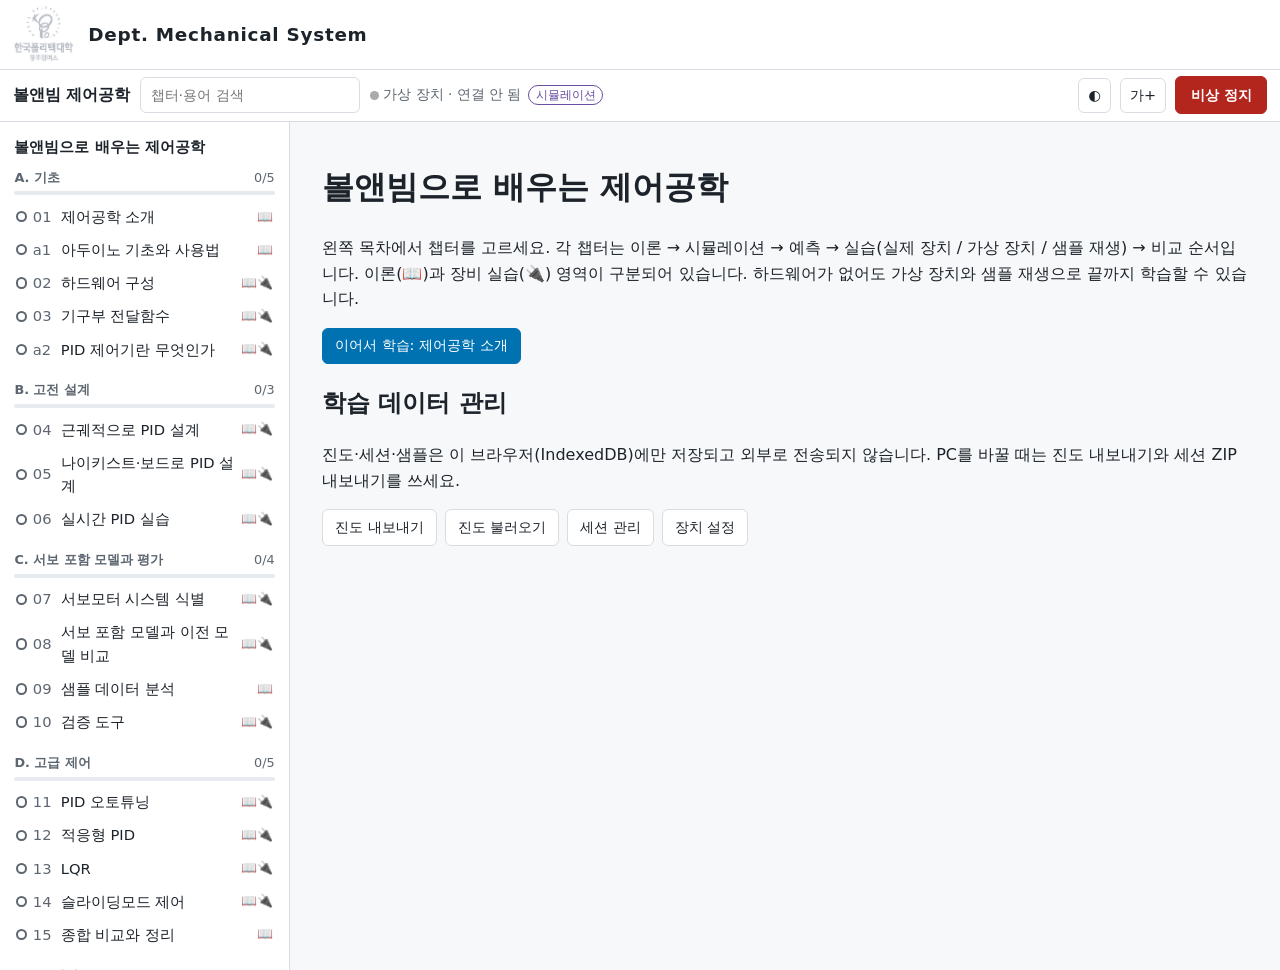
<file: app/index.html>
<!DOCTYPE html>
<html lang="ko">
<head>
  <meta charset="utf-8">
  <meta name="viewport" content="width=device-width, initial-scale=1">
  <title>볼앤빔으로 배우는 제어공학</title>
  <link rel="stylesheet" href="vendor/katex/katex.min.css">
  <link rel="stylesheet" href="css/app.css">
</head>
<body>
  <div class="org">
    <img src="img/logo.png" alt="한국폴리텍대학 광주캠퍼스 로고" width="262" height="240">
    <span class="org-dept">Dept. Mechanical System</span>
  </div>
  <header class="topbar">
    <button id="toc-toggle" class="btn icon" aria-label="목차 열기/닫기" title="목차">☰</button>
    <a class="brand" href="#/">볼앤빔 제어공학</a>
    <input id="search" type="search" placeholder="챕터·용어 검색" aria-label="챕터 검색">
    <div id="status" class="status" aria-live="polite"></div>
    <button id="theme" class="btn icon" title="화면 밝기: 자동/밝게/어둡게" aria-label="화면 밝기 전환">◐</button>
    <button id="bigtext" class="btn icon" title="큰 글씨" aria-label="큰 글씨 전환">가+</button>
    <button id="estop" class="btn estop" title="비상 정지 (Esc)">비상 정지</button>
  </header>
  <div id="banner" class="banner" hidden></div>
  <div class="layout">
    <nav id="toc" class="toc" aria-label="목차"></nav>
    <main id="content" class="content" tabindex="-1">불러오는 중…</main>
  </div>
  <noscript>이 교재는 JavaScript가 필요합니다.</noscript>
  <script type="module" src="js/main.js"></script>
</body>
</html>
</file>
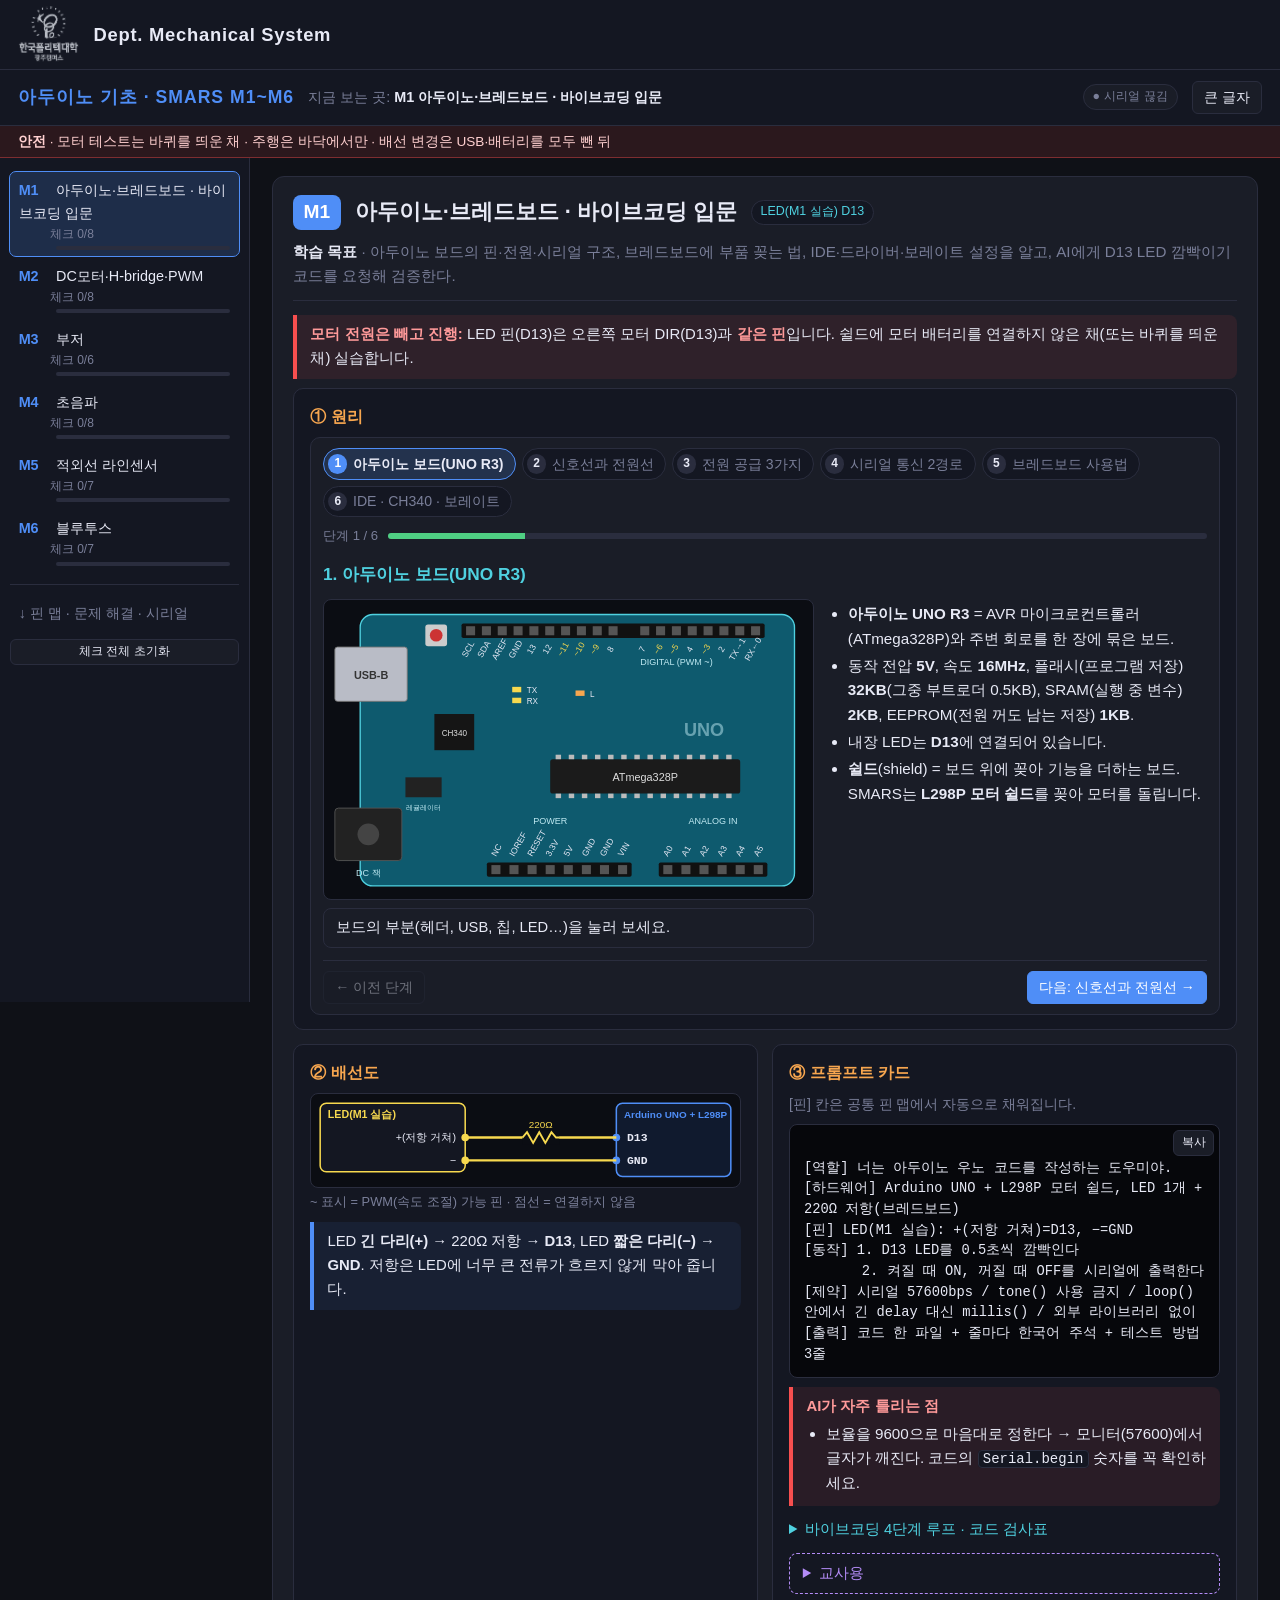
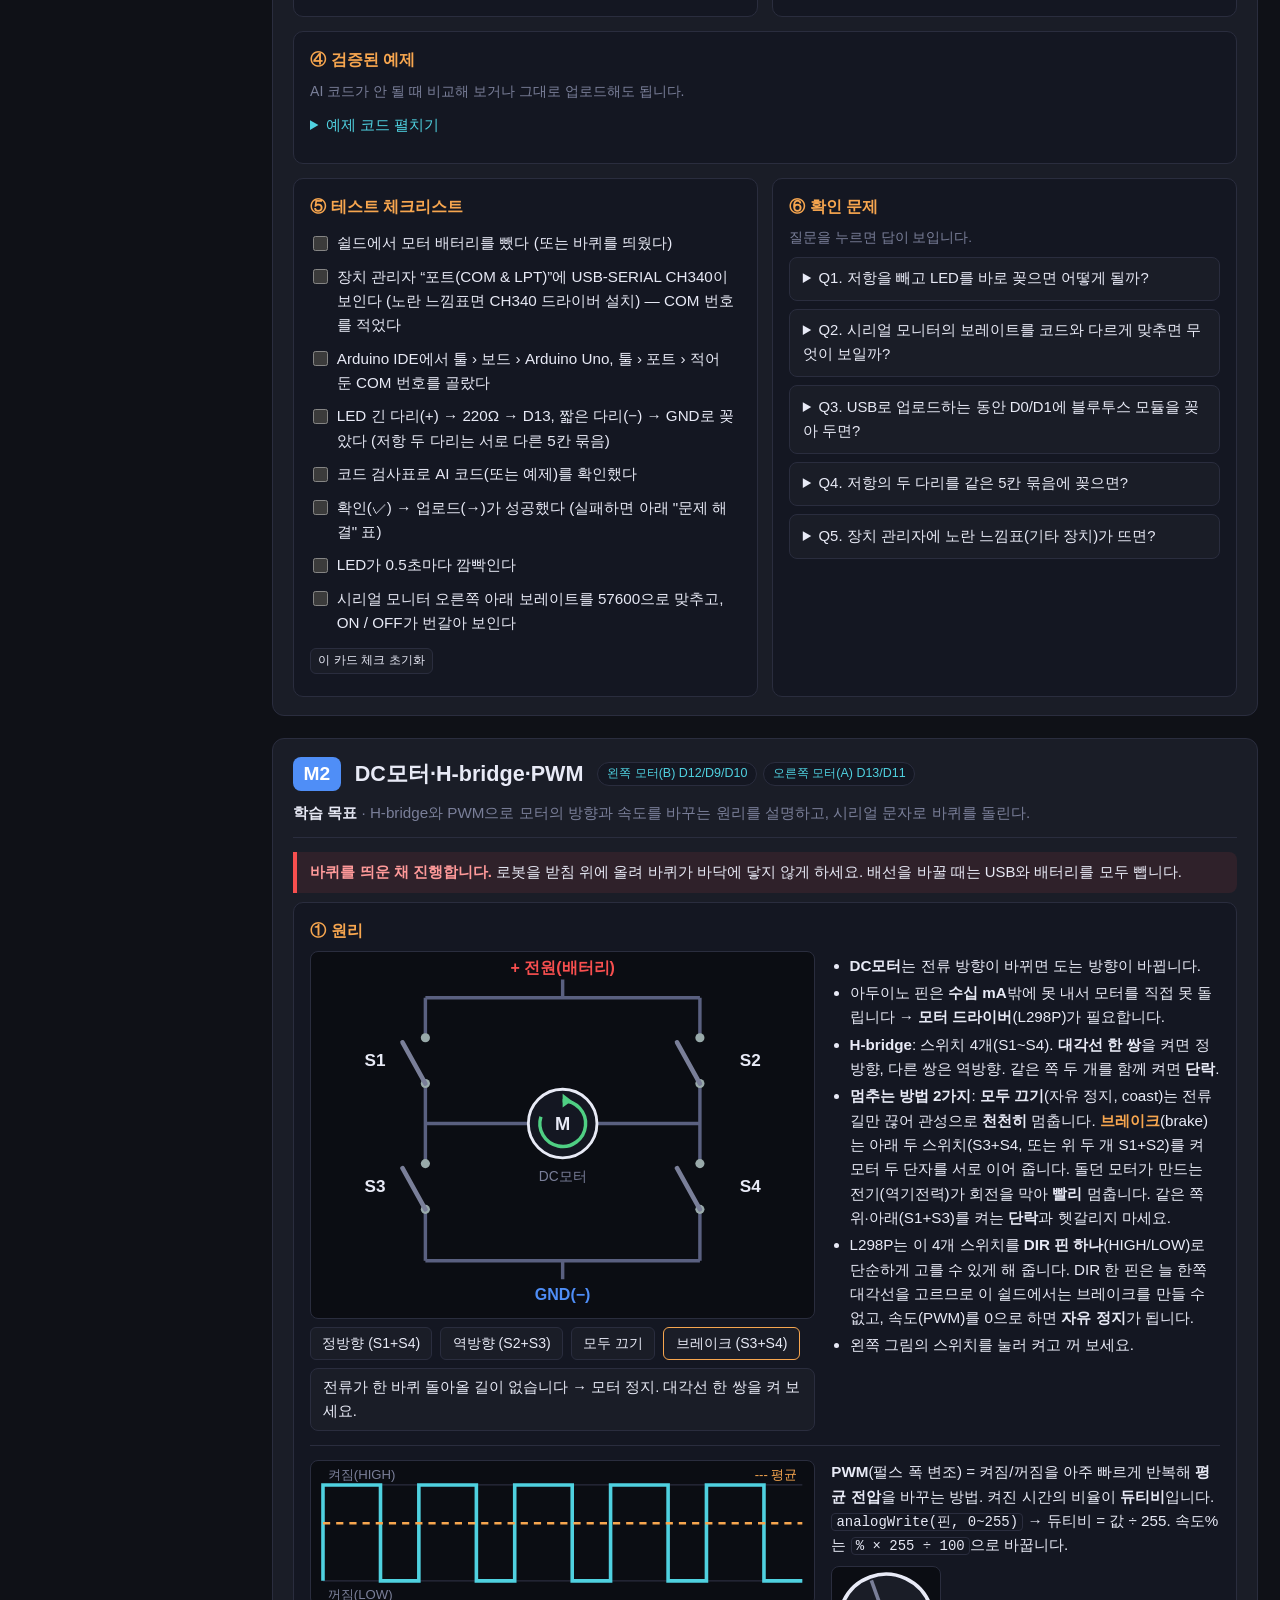
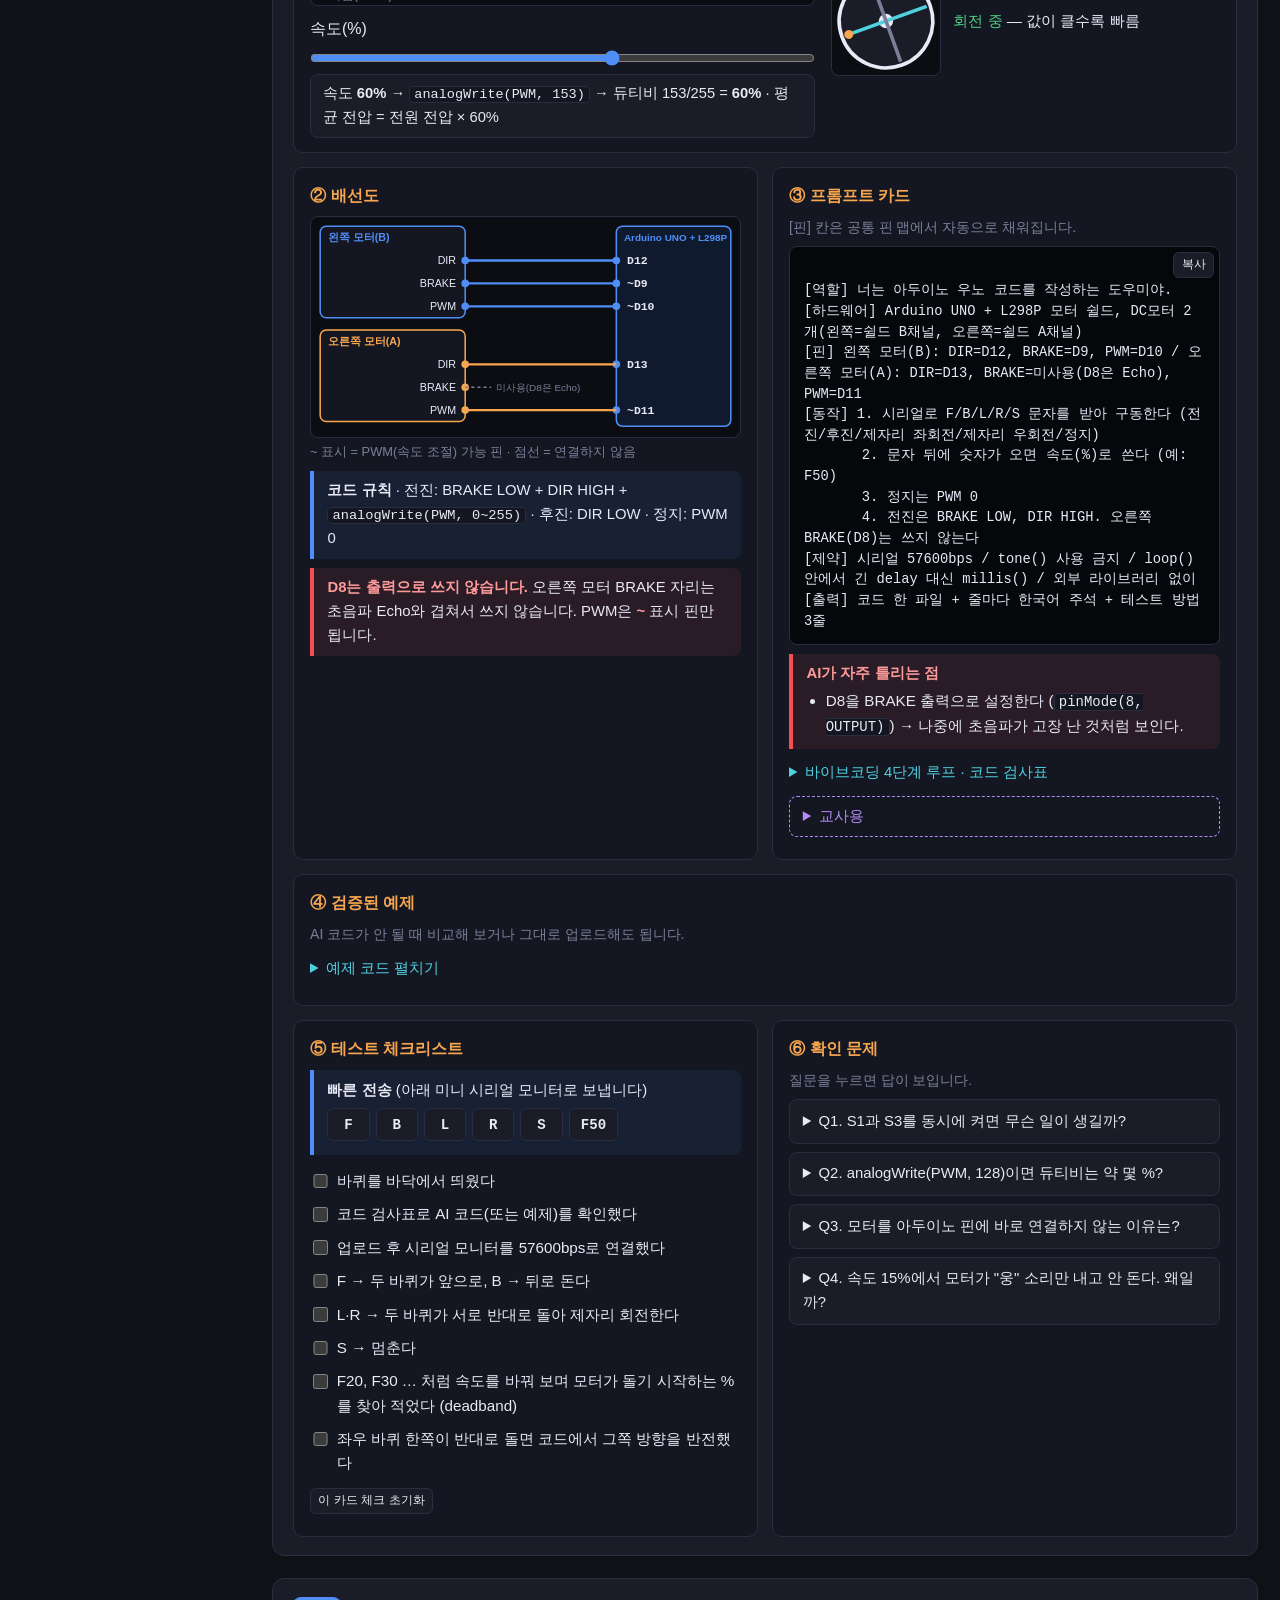
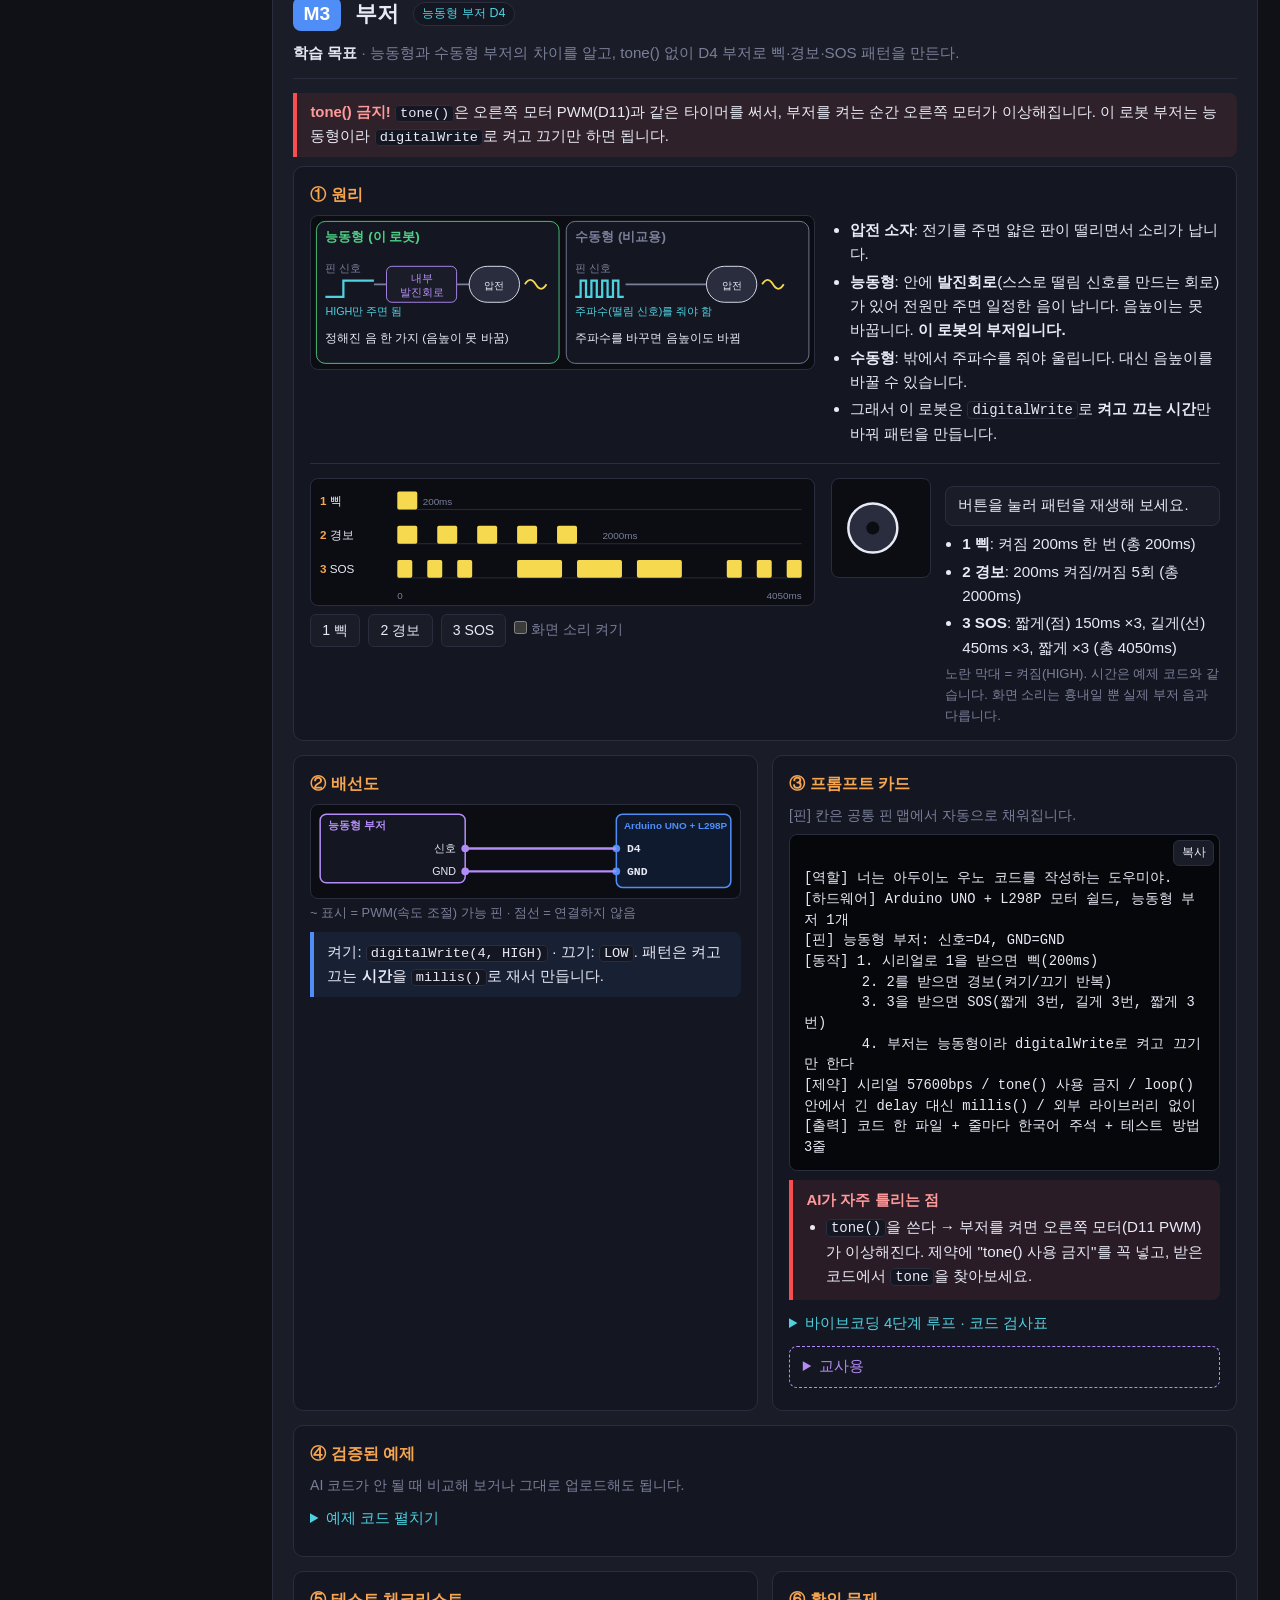
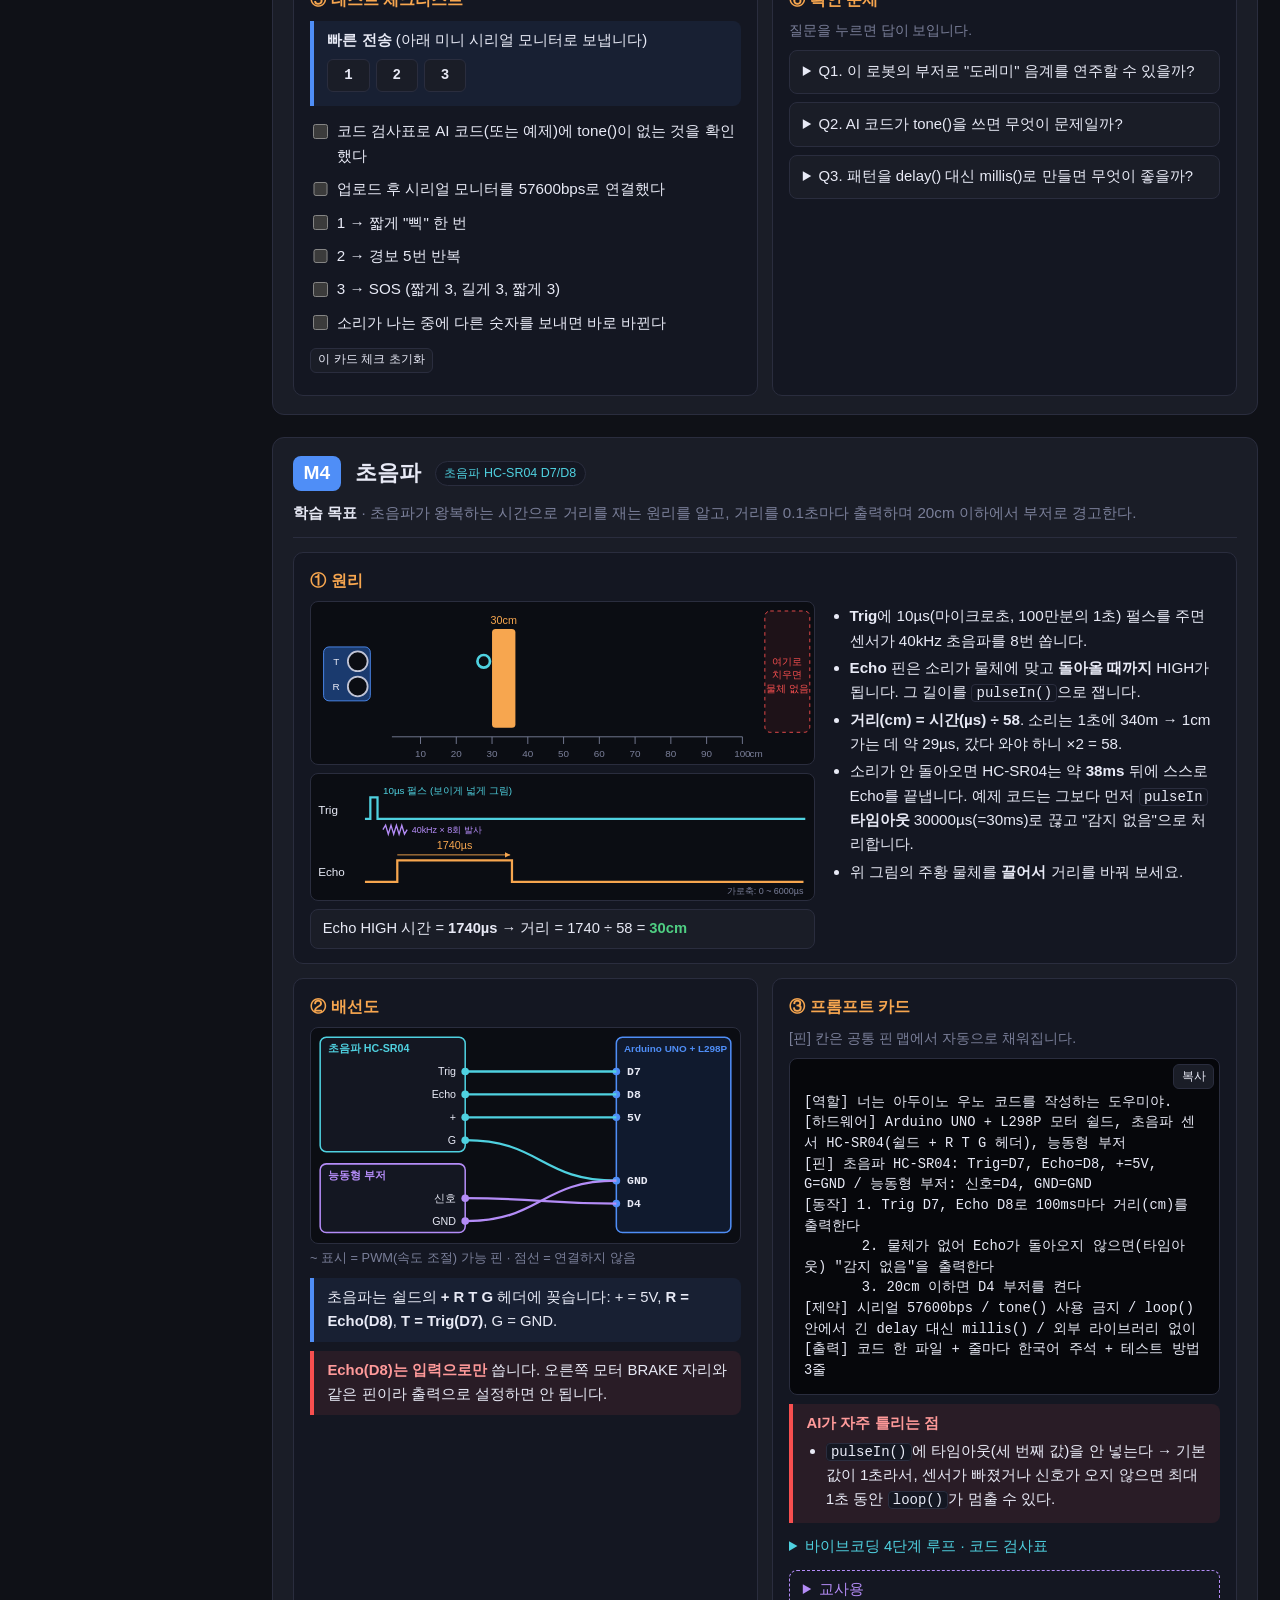
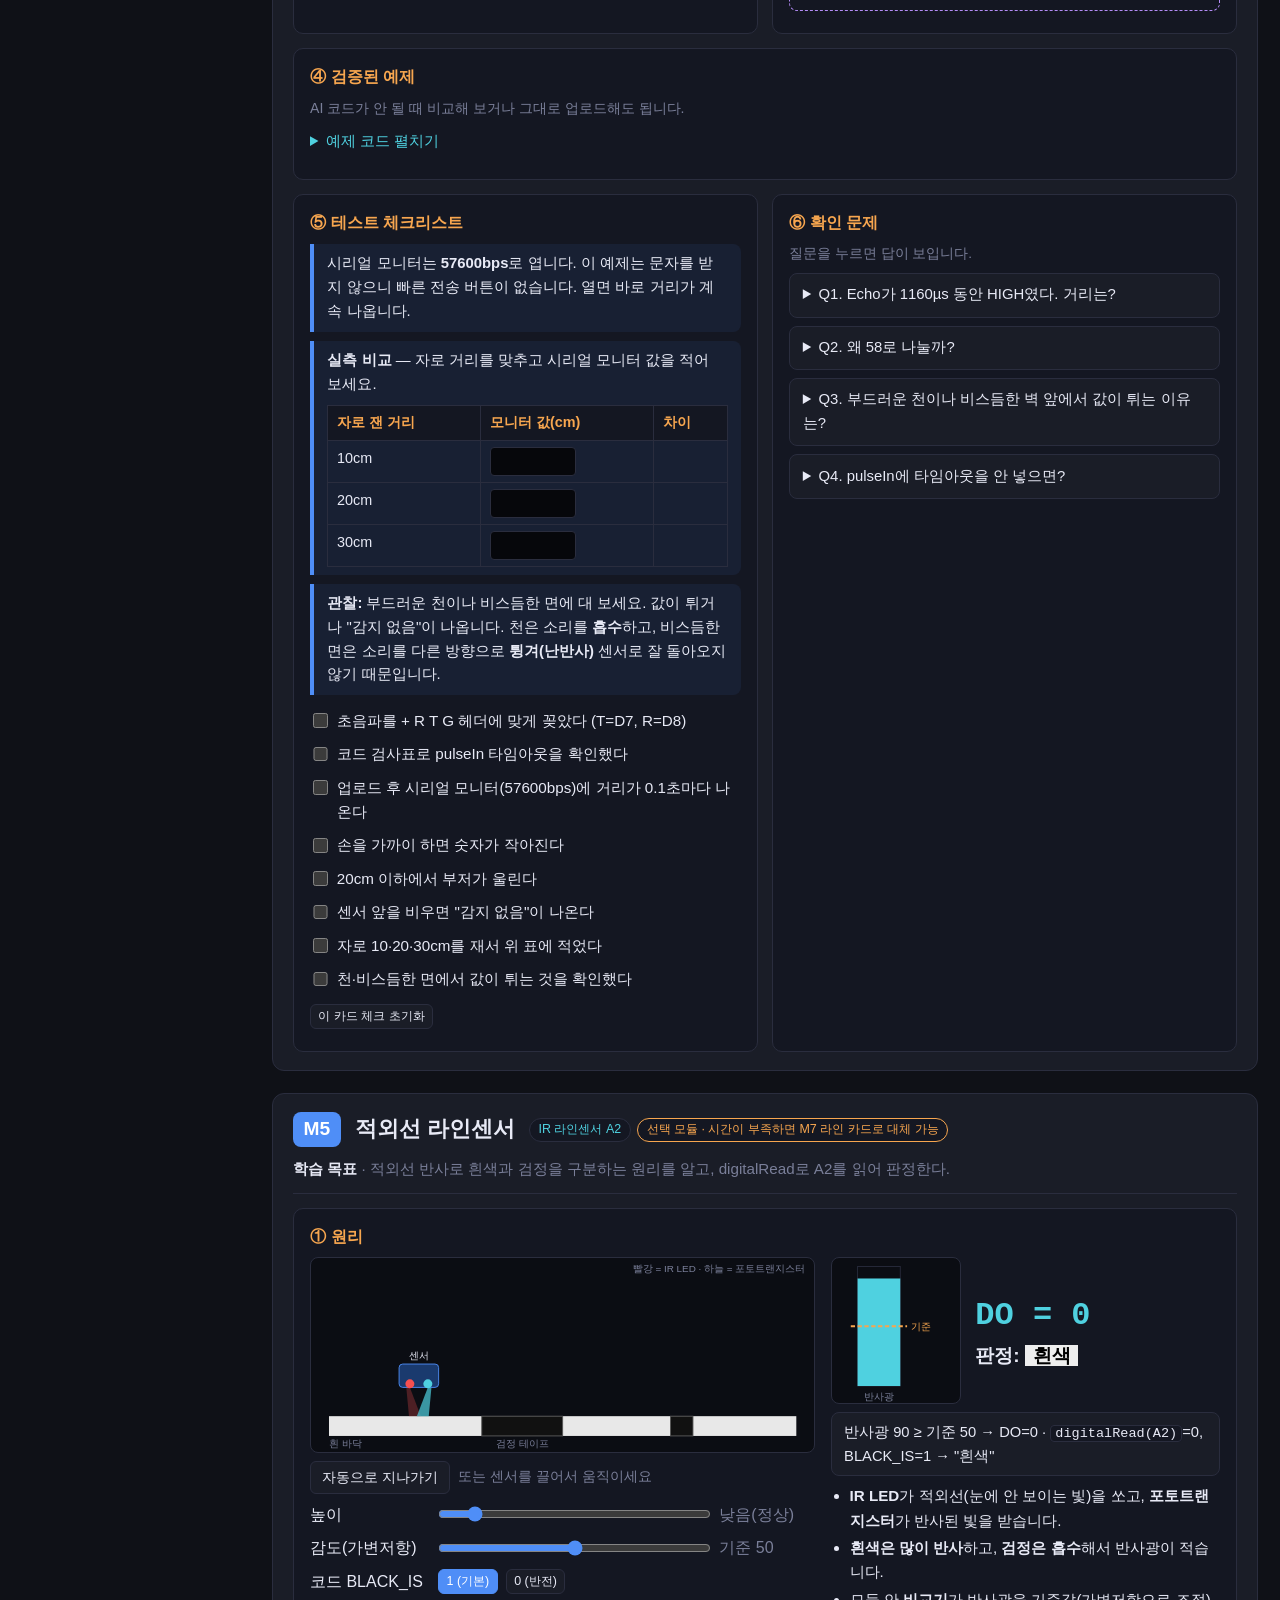
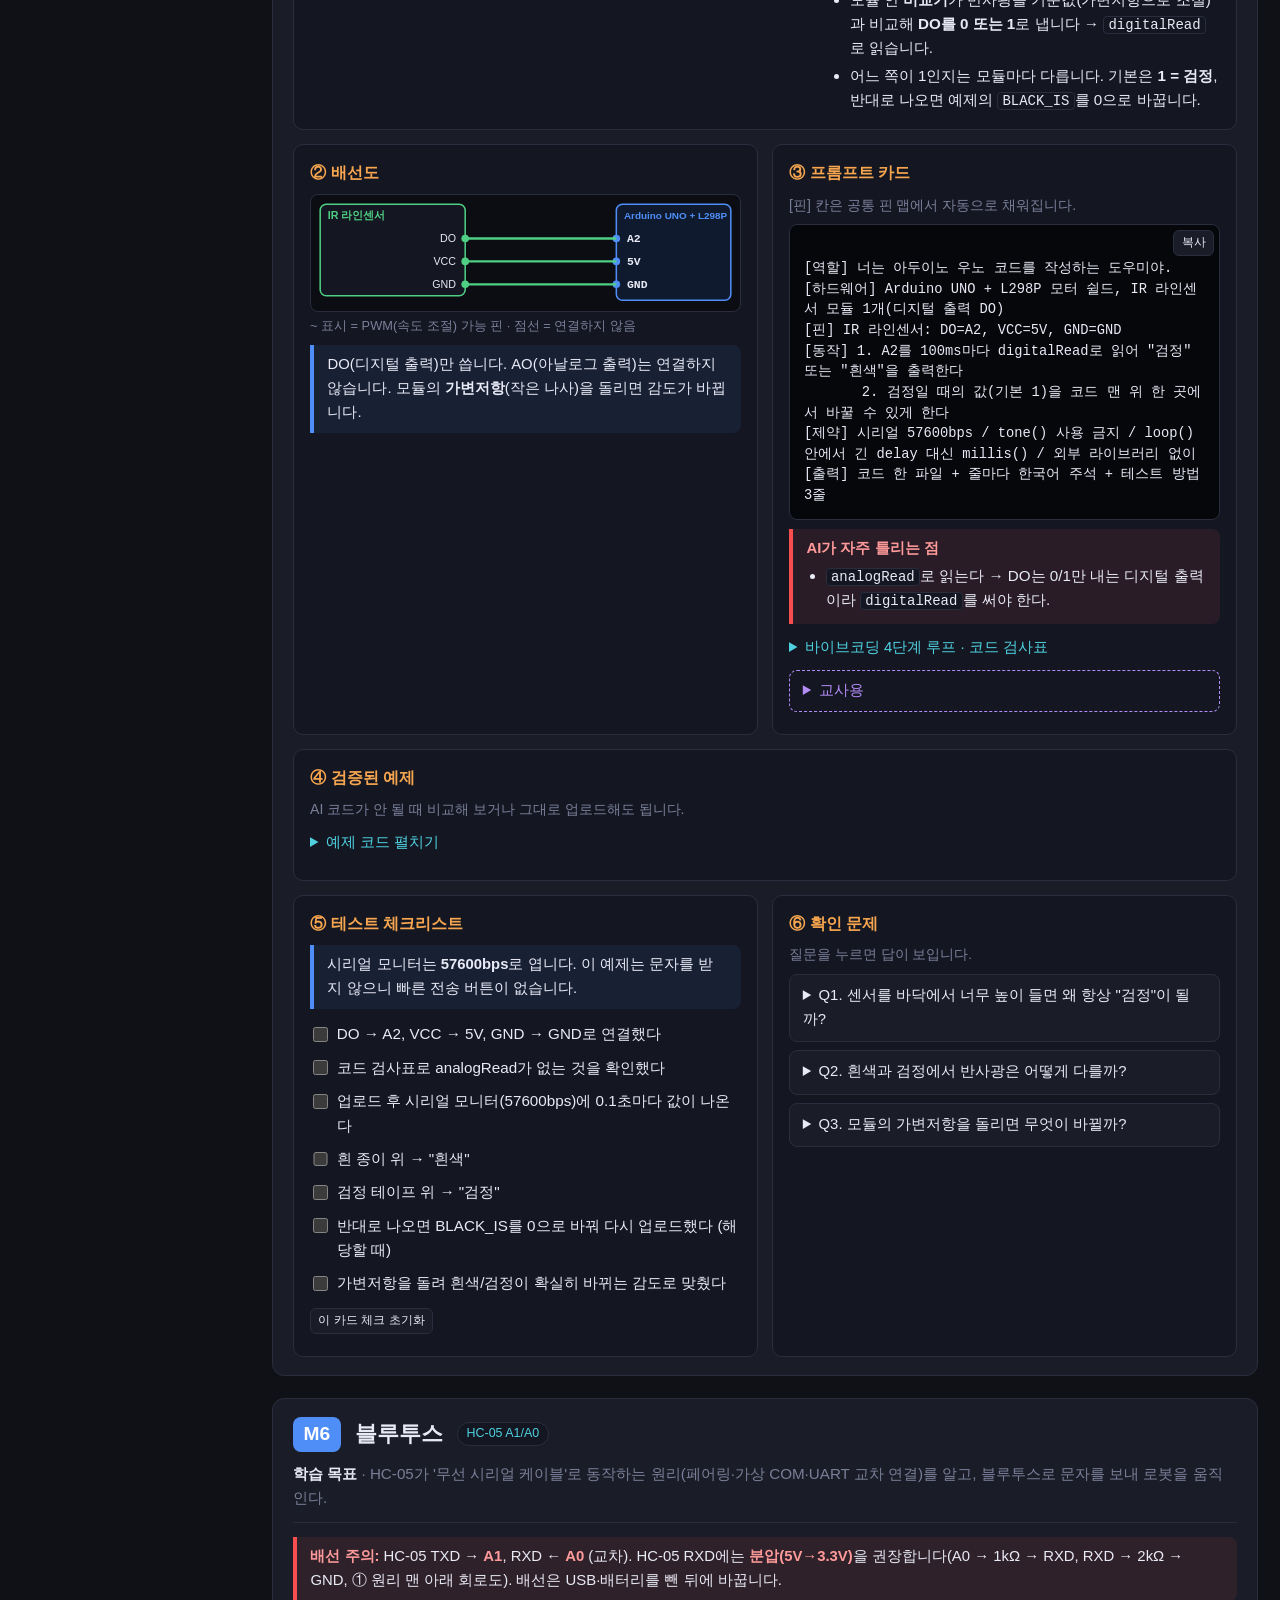
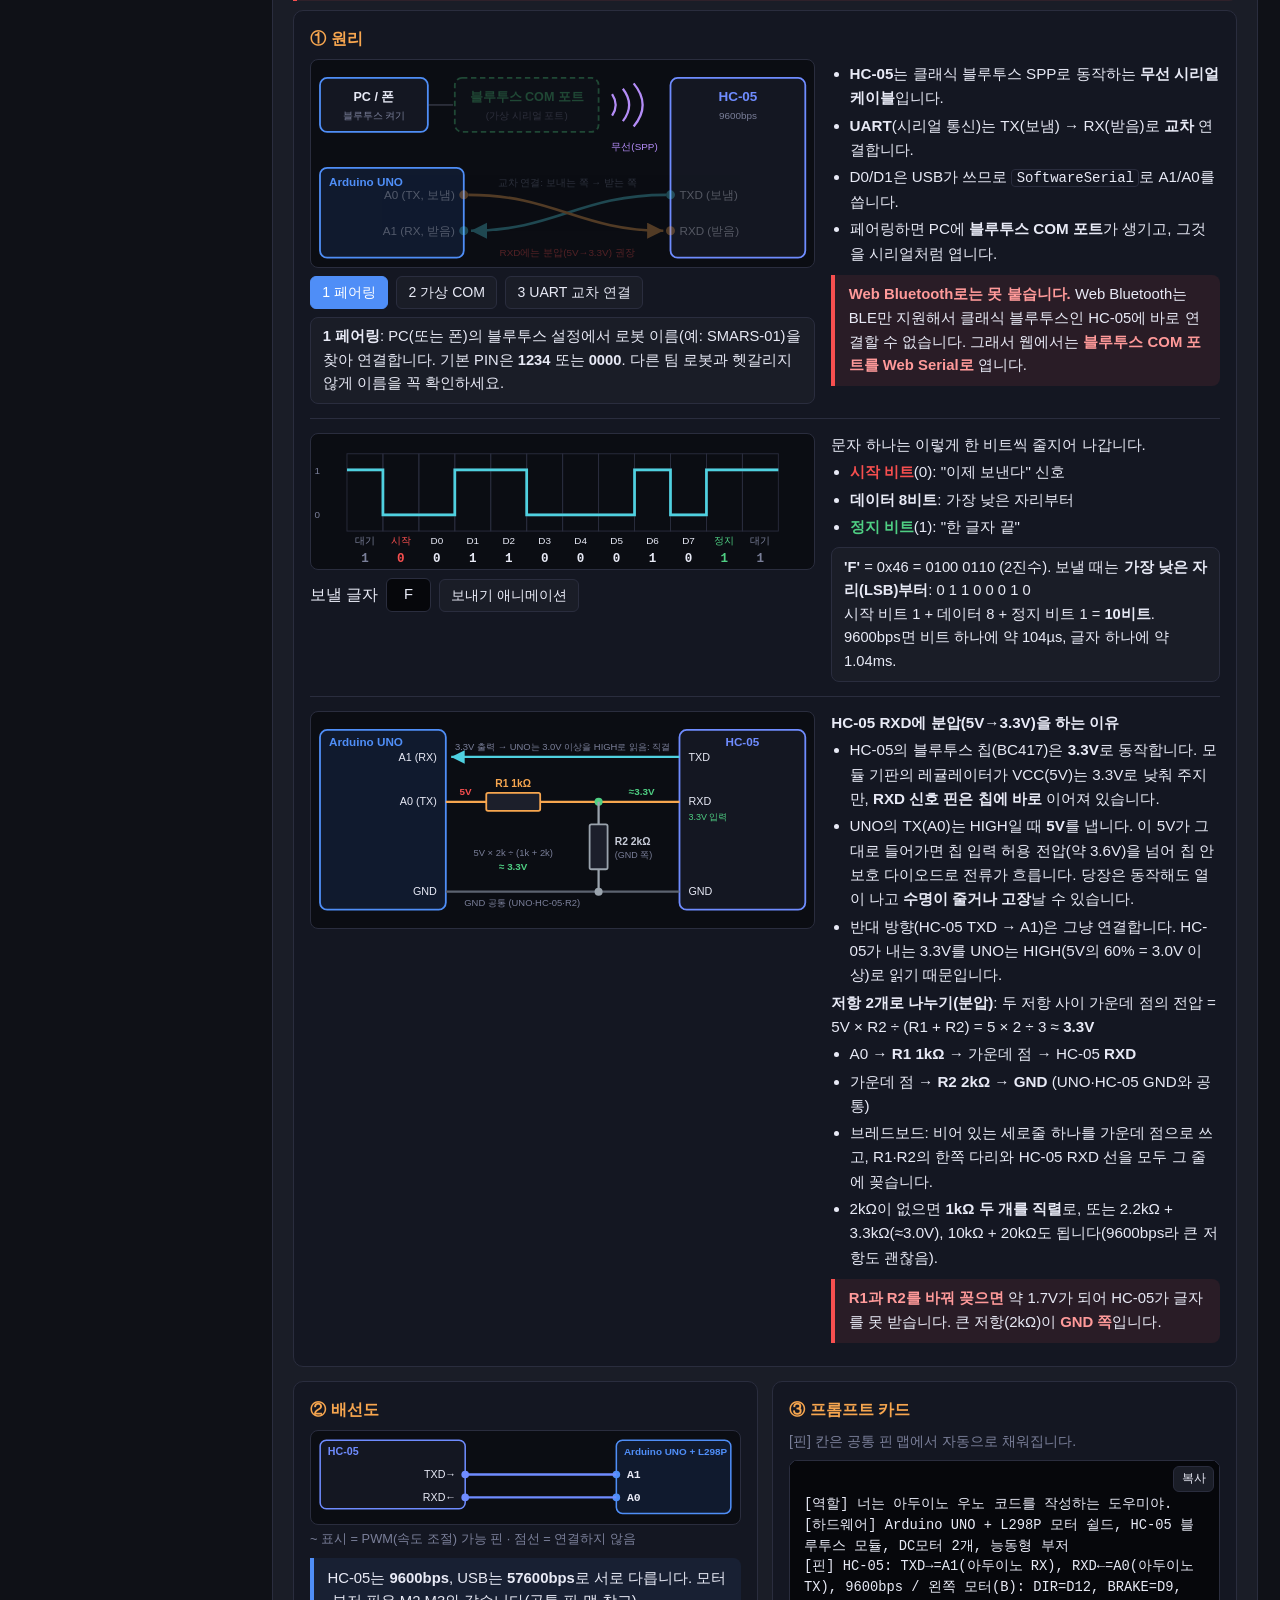
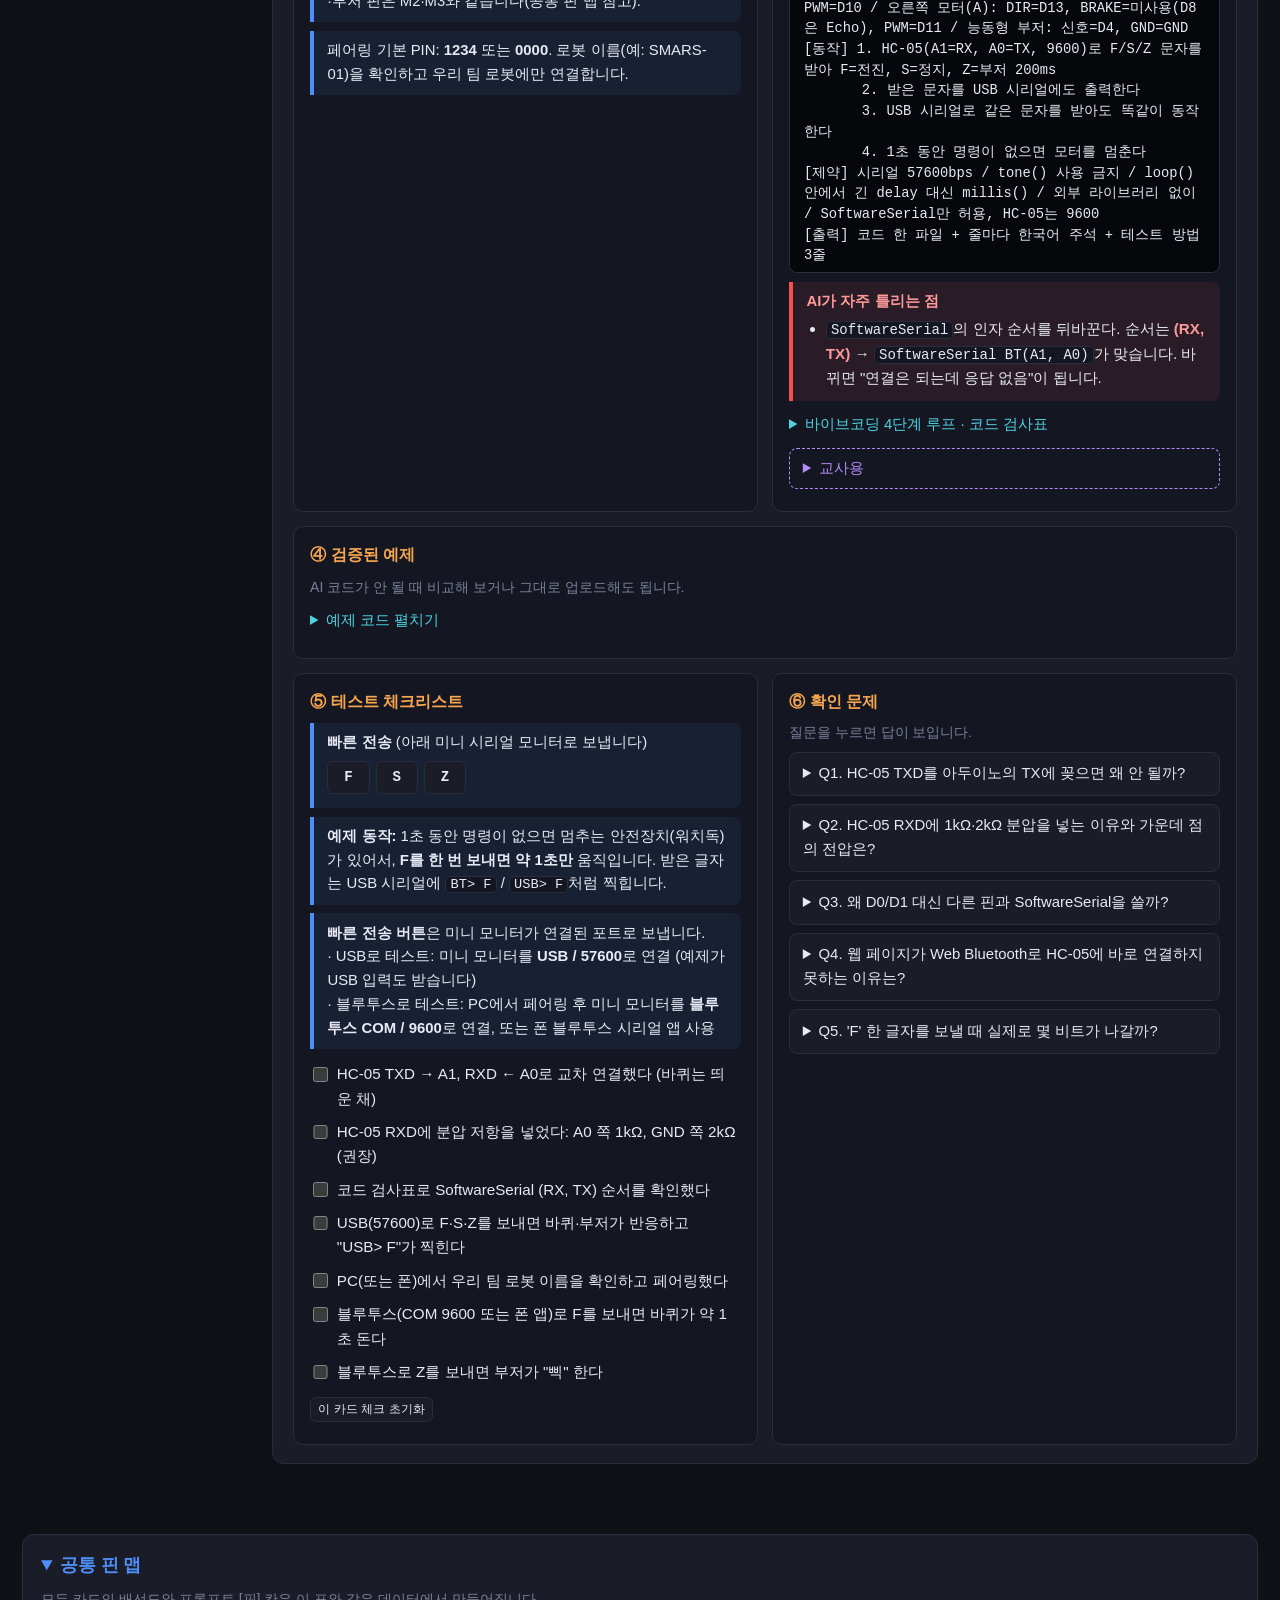
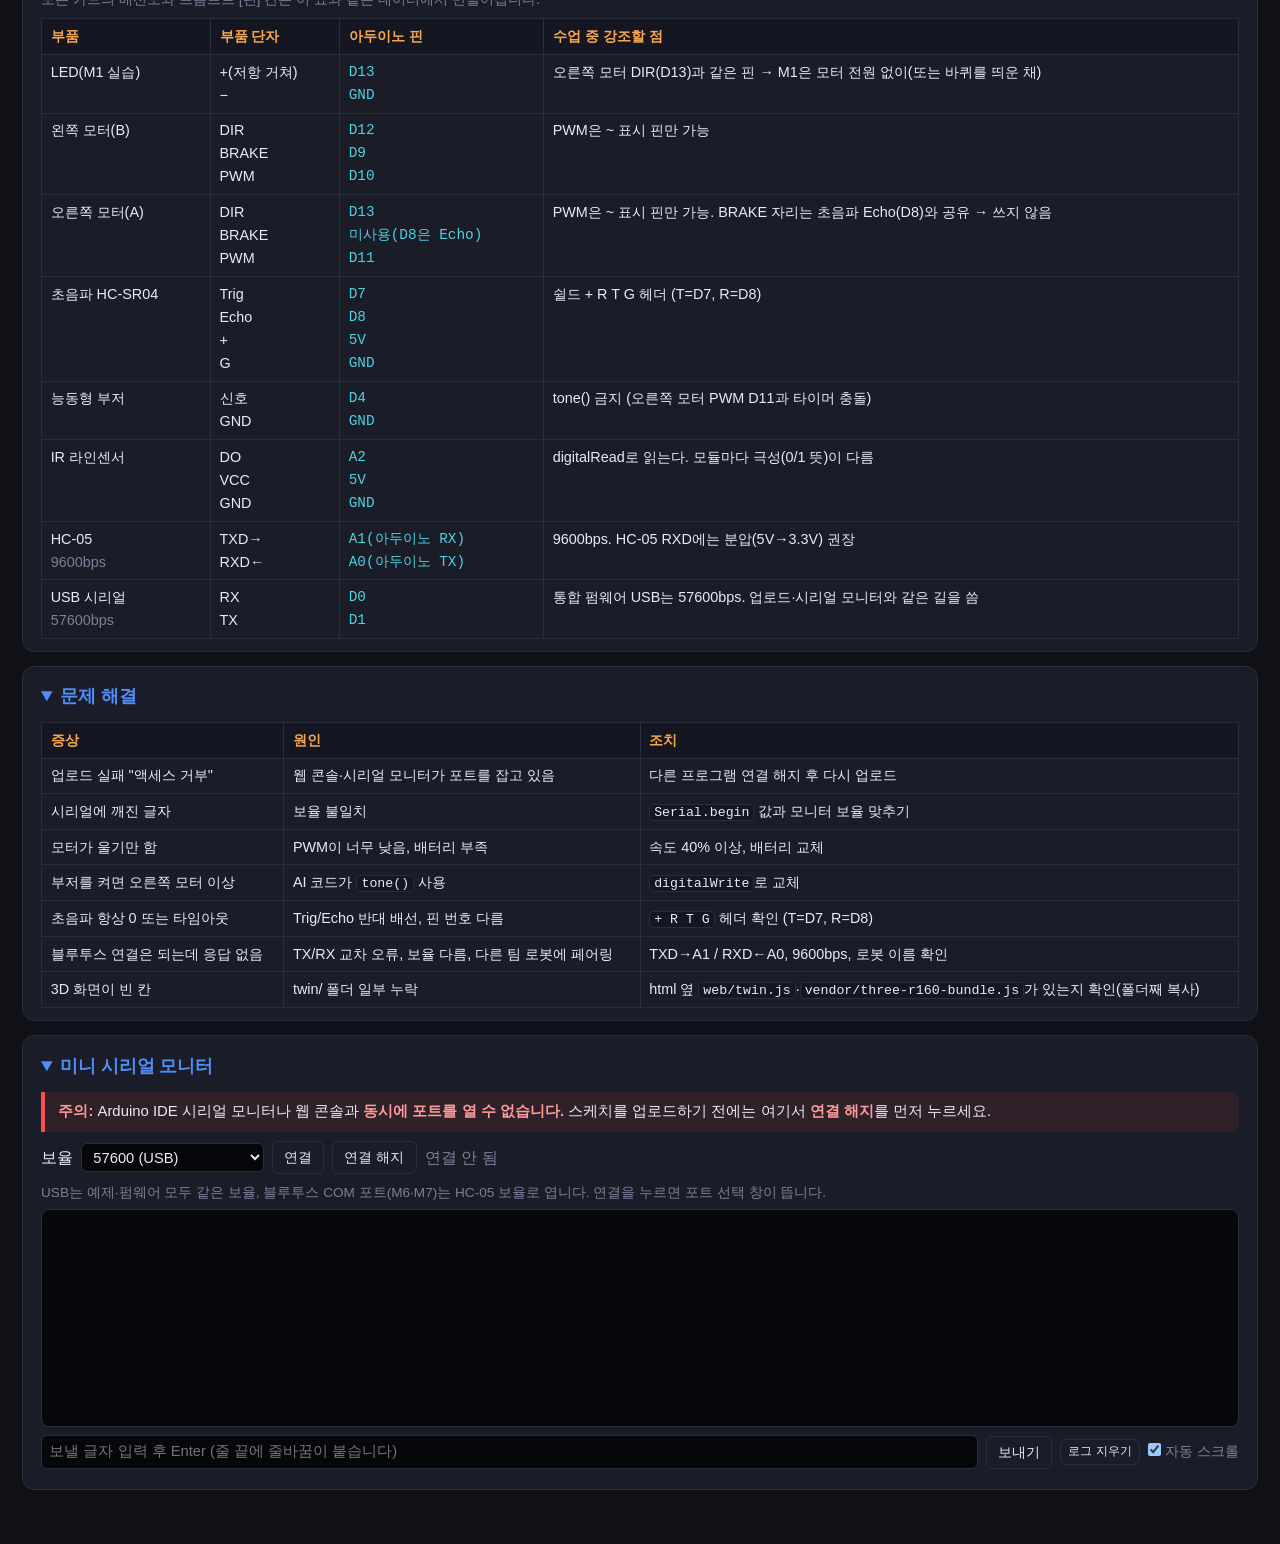
<file: app/smars-lesson/lesson.html>
<!DOCTYPE html>
<html lang="ko">
<head>
<meta charset="UTF-8">
<meta name="viewport" content="width=device-width, initial-scale=1.0">
<title>아두이노 기초와 사용법 (SMARS 수업 M1~M6)</title>
<!--
==========================================================================
 볼앤빔 교재 a1장용 틀 페이지 (app/smars-lesson/lesson.html)
 - SMARS 수업 교재 lesson.html 에서 M0·M7·정리를 뺀 틀이다. 이 파일은 동기화 대상이 아니다.
 - M1~M6 내용은 a1/a1.js·a1/a1.css(+ examples/m1~m6)에 있고, 그 부분만 SMARS 저장소와 동기화된다
   (node tools/sync_lesson.mjs). 교재 a1장의 위젯 smars-lesson 이 ?embed=1&mods=m1,…,m6 로 연다.
==========================================================================
 SMARS 로봇 수업 교재 (lesson.html) — 구조 안내
==========================================================================
 - 단일 파일. 외부 CDN·웹폰트·프레임워크·fetch 없음. file:// 더블클릭으로 연다.
 - 기준 문서: .claude/skills/class-lesson-page(레이아웃·카드 6칸),
              .claude/skills/smars-protocol(핀). 시간표·타이머·소요 시간은 넣지 않는다.

 [HTML]
   header.topbar      상단 고정 바(수업명 · 현재 모듈 · 시리얼 연결 배지 · 큰 글자 토글)
   nav#toc            목차(MODULES에서 생성, 모듈별 체크 완료율). 900px 미만이면 가로 탭
   main#cards         모듈 카드 껍데기 <section class="card" id="m0"…"m7","wrap">
                      → 내용은 JS의 LESSON[모듈id] 데이터로 renderCard()가 채운다.
                      M0, M7, 정리처럼 6칸 틀이 맞지 않는 카드는 custom 칸을 쓴다.
   section#tools      하단(접기 가능): 공통 핀 맵 표 · 문제 해결 표 · 미니 시리얼 모니터(Web Serial)
   예제 블록 (script 태그, type="text/plain", id="ex-mN", data-file="examples/…")
                      검증된 예제 스케치 원문. examples/mN_*/mN_*.ino 내용을 그대로 붙여 넣는다.
                      비어 있으면 카드 ④에 자리표시 문구가 나온다(대비용).

 [JS] (맨 아래 script 태그 한 개)
   1. PINMAP          핀 단일 정의. 배선도 SVG · 프롬프트 [핀] · 핀 맵 표 · 본문 속 핀 번호 모두 여기서.
   2. MODULES         id · 제목 · 사용 핀 키. 목차 · 상단 바 · 카드 머리 배지가 공유.
   3. 공통 유틸       store(localStorage, try/catch), copyText, toast, pin()/pinLine()
   4. 공통 생성기     wiringSVG(keys) · buildPrompt() · 체크리스트 · 확인 문제 · 예제 표시
   5. 인터랙티브      breadboard(M1) · hbridge/pwm(M2) · buzzer(M3) · ultra(M4) · line(M5) · bt/uart(M6) · wrap(정리)
                      — principle.html(문자열 또는 함수) + principle.init(sec)
   6. LESSON          모듈별 내용 객체(m0, m1, m2 …). 새 카드는 여기 객체 하나만 추가하면 된다.
   7. 시리얼          Monitor(Web Serial 연결·해지·수신 로그·보내기) + sendQuick('F')(카드 빠른 전송 버튼)
==========================================================================
-->
<style>
:root{
  --bg:#0f1117;--panel:#1a1d27;--panel2:#141722;--accent:#4f8ef7;
  --accent2:#f7a64f;--green:#4fcf83;--red:#f74f4f;
  --yellow:#f7d94f;--purple:#b48cf7;--cyan:#4fd1e0;
  --text:#e8eaf6;--muted:#7a7f99;--border:#2a2d3e;
  --topH:56px;
}
*{box-sizing:border-box;margin:0;padding:0;}
html{color-scheme:dark;font-size:16px;scroll-behavior:smooth;}
html[data-big="1"]{font-size:21.6px;} /* ×1.35 */
body{background:var(--bg);color:var(--text);font-family:'Segoe UI','Malgun Gothic',sans-serif;font-size:1rem;line-height:1.6;}
a{color:var(--cyan);}
code,.mono,pre{font-family:Consolas,'D2Coding','Courier New',monospace;}
code{background:var(--panel2);border:1px solid var(--border);border-radius:4px;padding:0 .3em;font-size:.92em;}
button{font:inherit;cursor:pointer;}

/* ── 상단 바 ── */
.org{display:flex;align-items:center;gap:.9rem;padding:.4rem 18px;background:var(--panel2);border-bottom:1px solid var(--border);}
.org img{height:56px;width:auto;flex:none;}
.org-dept{font-size:1.15rem;font-weight:600;letter-spacing:.04em;color:var(--text);}
@media (max-width:640px){.org img{height:44px;} .org-dept{font-size:.95rem;}}
.topbar{position:sticky;top:0;z-index:30;height:var(--topH);display:flex;align-items:center;gap:14px;padding:0 18px;background:var(--panel2);border-bottom:1px solid var(--border);}
.topbar h1{font-size:1.1rem;color:var(--accent);letter-spacing:1px;white-space:nowrap;}
.topbar .cur{flex:1;min-width:0;color:var(--muted);font-size:.9rem;white-space:nowrap;overflow:hidden;text-overflow:ellipsis;}
.topbar .cur b{color:var(--text);}
.btn{background:var(--panel);color:var(--text);border:1px solid var(--border);border-radius:6px;padding:.3em .8em;font-size:.88rem;}
.btn:hover{border-color:var(--accent);}
.btn.on{background:var(--accent);border-color:var(--accent);color:#fff;}
.btn.small{font-size:.78rem;padding:.15em .6em;}
html[data-embed="1"] .org{display:none;}
.safety-strip{background:rgba(247,79,79,.12);border-bottom:1px solid rgba(247,79,79,.4);color:#ffd0d0;font-size:.85rem;padding:.35em 18px;}

/* ── 레이아웃 ── */
.layout{display:grid;grid-template-columns:250px minmax(0,1fr);gap:0;}
#toc{position:sticky;top:var(--topH);align-self:start;height:calc(100vh - var(--topH));overflow:auto;padding:14px 10px;border-right:1px solid var(--border);background:var(--panel2);}
#toc a{display:block;text-decoration:none;color:var(--text);padding:.45em .6em;border-radius:6px;margin-bottom:2px;font-size:.9rem;}
#toc a:hover{background:var(--panel);}
#toc a.active{background:rgba(79,142,247,.18);outline:1px solid var(--accent);}
#toc .no{display:inline-block;min-width:2.6em;color:var(--accent);font-weight:700;}
#toc .prog{display:block;font-size:.75rem;color:var(--muted);margin-left:2.6em;}
#toc .bar{display:block;height:4px;background:var(--border);border-radius:2px;margin:2px 0 0 2.6em;overflow:hidden;}
#toc .bar i{display:block;height:100%;background:var(--green);width:0;}
#toc .toc-foot{margin-top:12px;padding-top:10px;border-top:1px solid var(--border);display:flex;flex-direction:column;gap:6px;}
main{padding:18px 22px 40px;min-width:0;}

/* ── 카드 ── */
.card{background:var(--panel);border:1px solid var(--border);border-radius:12px;padding:18px 20px;margin-bottom:22px;scroll-margin-top:calc(var(--topH) + 50px);}
.card-head{display:flex;flex-wrap:wrap;align-items:center;gap:10px 14px;border-bottom:1px solid var(--border);padding-bottom:12px;margin-bottom:14px;}
.mod-no{background:var(--accent);color:#fff;font-weight:800;border-radius:8px;padding:.1em .55em;font-size:1.2rem;}
.card-head h2{font-size:1.35rem;}
.card-head .goal{flex-basis:100%;color:var(--muted);font-size:.95rem;}
.card-head .goal b{color:var(--text);font-weight:600;}
.badges{display:flex;flex-wrap:wrap;gap:6px;}
.badge{font-size:.78rem;border:1px solid var(--border);background:var(--panel2);border-radius:999px;padding:.1em .7em;color:var(--cyan);}
.badge.opt{color:var(--accent2);border-color:var(--accent2);}
.slots{display:grid;grid-template-columns:minmax(0,1fr) minmax(0,1fr);gap:14px;}
.slot{background:var(--panel2);border:1px solid var(--border);border-radius:10px;padding:14px 16px;min-width:0;}
.slot.wide{grid-column:1/-1;}
.slot h3{font-size:1.02rem;color:var(--accent2);margin-bottom:8px;}
.slot p,.slot li{font-size:.95rem;}
.slot ul,.slot ol{padding-left:1.3em;}
.slot li{margin:.2em 0;}
.placeholder{color:var(--muted);text-align:center;padding:26px 10px;border:1px dashed var(--border);border-radius:10px;}

.box{border-left:4px solid var(--accent);background:rgba(79,142,247,.08);padding:.55em .9em;border-radius:0 8px 8px 0;margin:.6em 0;font-size:.93rem;}
.warn{border-left:4px solid var(--red);background:rgba(247,79,79,.09);padding:.55em .9em;border-radius:0 8px 8px 0;margin:.6em 0;font-size:.93rem;}
.warn b{color:#ff9a9a;}
.warn ul,.box ul{padding-left:1.3em;}
.muted{color:var(--muted);}
.row{display:flex;flex-wrap:wrap;gap:8px;align-items:center;margin:.5em 0;}

/* ── 인터랙티브 공통 ── */
.ia{display:grid;grid-template-columns:minmax(0,1.3fr) minmax(0,1fr);gap:16px;align-items:start;}
.ia svg{width:100%;height:auto;display:block;background:#0b0d13;border:1px solid var(--border);border-radius:8px;}
.ia .explain{font-size:.95rem;}
.ia .explain ol,.ia .explain ul{padding-left:1.2em;}
.status{margin-top:8px;padding:.5em .8em;border-radius:8px;background:var(--panel);border:1px solid var(--border);font-size:.92rem;min-height:2.4em;}
.fake-serial{font-family:Consolas,monospace;font-size:.85rem;background:#06070b;border:1px solid var(--border);border-radius:6px;padding:6px 8px;height:7.5em;overflow:auto;color:var(--green);white-space:pre-wrap;}

</style>
<link rel="stylesheet" href="a1/a1.css">
<style>
/* 입력칸 공통 */
.txt{background:#06070b;color:var(--text);border:1px solid var(--border);border-radius:6px;padding:.3em .5em;font:inherit;font-size:.92rem;}
/* 진행 막대 (정리 카드) */
.pbar{display:block;height:8px;background:var(--border);border-radius:4px;overflow:hidden;}
.pbar i{display:block;height:100%;background:var(--green);}
/* 미니 시리얼 모니터 */
.mon-log{background:#06070b;border:1px solid var(--border);border-radius:8px;height:16em;overflow:auto;padding:6px 10px;font-family:Consolas,monospace;font-size:.85rem;white-space:pre-wrap;word-break:break-all;margin:.4em 0;}
.mon-log .ml-rx{color:var(--text);} .mon-log .ml-tx{color:var(--cyan);} .mon-log .ml-sys{color:var(--muted);} .mon-log .ml-err{color:var(--red);}
.conn-badge{font-size:.78rem;border:1px solid var(--border);background:var(--panel);color:var(--muted);border-radius:999px;padding:.15em .7em;white-space:nowrap;}
.conn-badge::before{content:'●';margin-right:.35em;color:var(--muted);}
.conn-badge.on{color:var(--green);border-color:var(--green);}
.conn-badge.on::before{color:var(--green);}
/* PWM */
input[type=range]{width:100%;accent-color:var(--accent);}
.deadband{color:var(--yellow);font-weight:600;}

/* ── 배선도 ── */
.wiring svg{width:100%;height:auto;display:block;background:#0b0d13;border:1px solid var(--border);border-radius:8px;}
.wiring .legend{font-size:.8rem;color:var(--muted);margin-top:4px;}

/* ── 코드/프롬프트 ── */
.codebox{position:relative;margin:.5em 0;}
.codebox pre{background:#06070b;border:1px solid var(--border);border-radius:8px;padding:12px 14px;padding-top:34px;overflow:auto;font-size:.86rem;line-height:1.5;white-space:pre-wrap;word-break:break-word;max-height:30em;}
.codebox .copy{position:absolute;top:6px;right:6px;}
.codebox .file{position:absolute;top:8px;left:12px;font-size:.75rem;color:var(--muted);}
details{margin:.5em 0;}
details>summary{cursor:pointer;color:var(--cyan);font-size:.93rem;padding:.2em 0;}
details[open]>summary{margin-bottom:.3em;}
details.teacher>summary{color:var(--purple);}
details.teacher{border:1px dashed var(--purple);border-radius:8px;padding:.3em .8em;}
.loop4{display:grid;grid-template-columns:repeat(4,minmax(0,1fr));gap:8px;margin:.5em 0;}
.loop4 div{background:var(--panel);border:1px solid var(--border);border-radius:8px;padding:.5em .6em;font-size:.88rem;position:relative;}
.loop4 div b{display:block;color:var(--accent2);font-size:.95rem;}
.loop4 div:not(:last-child)::after{content:'→';position:absolute;right:-.85em;top:40%;color:var(--muted);}

/* ── 체크리스트/퀴즈 ── */
.chk{display:flex;gap:.6em;align-items:flex-start;padding:.3em .2em;border-radius:6px;cursor:pointer;font-size:.95rem;}
.chk:hover{background:var(--panel);}
.chk input{margin-top:.35em;width:1.1em;height:1.1em;accent-color:var(--green);flex:none;}
.chk input:checked + span{color:var(--muted);text-decoration:line-through;}
.chk.tg input:checked + span{color:var(--text);text-decoration:none;} /* 상태 토글(체크리스트 아님) */
.quick{display:flex;flex-wrap:wrap;gap:6px;margin:.4em 0;}
.quick button{font-family:Consolas,monospace;font-weight:700;min-width:3em;}
details.quiz{background:var(--panel);border:1px solid var(--border);border-radius:8px;padding:.4em .8em;}
details.quiz>summary{color:var(--text);}
details.quiz .ans{color:var(--green);font-size:.93rem;padding:.2em 0 .3em;}

/* ── 하단 도구 ── */
#tools{padding:0 22px 40px;}
#tools>details{background:var(--panel);border:1px solid var(--border);border-radius:12px;padding:12px 18px;margin-bottom:14px;}
#tools>details>summary{font-size:1.1rem;color:var(--accent);font-weight:700;}
table{border-collapse:collapse;width:100%;font-size:.9rem;margin-top:8px;}
th,td{border:1px solid var(--border);padding:.4em .6em;text-align:left;vertical-align:top;}
th{background:var(--panel2);color:var(--accent2);}
td.pin{font-family:Consolas,monospace;color:var(--cyan);white-space:nowrap;}
td.pin.long{white-space:normal;word-break:break-all;}

#toast{position:fixed;left:50%;bottom:24px;transform:translateX(-50%);background:var(--panel);border:1px solid var(--accent2);color:var(--text);padding:.6em 1.1em;border-radius:8px;z-index:50;opacity:0;pointer-events:none;transition:opacity .2s;font-size:.95rem;}
#toast.show{opacity:1;}

/* ── 반응형 ── */
@media (max-width:1150px){
  .slots{grid-template-columns:minmax(0,1fr);}
  .ia{grid-template-columns:minmax(0,1fr);}
}
@media (max-width:900px){
  .layout{display:block;}
  #toc{position:sticky;top:var(--topH);z-index:20;height:auto;display:flex;gap:4px;overflow-x:auto;border-right:none;border-bottom:1px solid var(--border);padding:6px 8px;}
  #toc a{flex:none;margin:0;white-space:nowrap;font-size:.85rem;}
  #toc .prog,#toc .bar,#toc .ttl{display:none;}
  #toc .no{min-width:0;}
  #toc .toc-foot{display:none;}
  main{padding:12px;}
  #tools{padding:0 12px 30px;}
  .topbar h1{font-size:.95rem;}
  .topbar .cur{display:none;}
  .loop4{grid-template-columns:repeat(2,minmax(0,1fr));}
  .loop4 div::after{display:none;}
  .card{scroll-margin-top:calc(var(--topH) + 100px);}
}
</style>
</head>
<body>

<div class="org">
  <img src="img/logo.png" alt="한국폴리텍대학 광주캠퍼스 로고" width="262" height="240">
  <span class="org-dept">Dept. Mechanical System</span>
</div>
<header class="topbar">
  <h1>아두이노 기초 · SMARS M1~M6</h1>
  <div class="cur" id="curMod">지금 보는 곳: <b>—</b></div>
  <button class="conn-badge" id="connBadge" title="미니 시리얼 모니터 연결 안 됨">시리얼 끊김</button>
  <button class="btn" id="btnBig" title="프로젝터용 큰 글자">큰 글자</button>
</header>
<div class="safety-strip" id="safetyStrip"></div>

<div class="layout">
  <nav id="toc" aria-label="목차"></nav>

  <main id="cards">
    <!-- 카드 껍데기: 내용은 LESSON 데이터로 채운다 -->
    <section class="card" id="m1" data-mod="m1"></section>
    <section class="card" id="m2" data-mod="m2"></section>
    <section class="card" id="m3" data-mod="m3"></section>
    <section class="card" id="m4" data-mod="m4"></section>
    <section class="card" id="m5" data-mod="m5"></section>
    <section class="card" id="m6" data-mod="m6"></section>
  </main>
</div>

<section id="tools">
  <details open id="pinTableBox">
    <summary>공통 핀 맵</summary>
    <p class="muted" style="font-size:.88rem">모든 카드의 배선도와 프롬프트 [핀] 칸은 이 표와 같은 데이터에서 만들어집니다.</p>
    <div id="pinTable"></div>
  </details>
  <details open id="troubleBox">
    <summary>문제 해결</summary>
    <div id="troubleTable"></div>
  </details>
  <details open id="monitorBox">
    <summary>미니 시리얼 모니터</summary>
    <div class="warn"><b>주의:</b> Arduino IDE 시리얼 모니터나 웹 콘솔과 <b>동시에 포트를 열 수 없습니다.</b> 스케치를 업로드하기 전에는 여기서 <b>연결 해지</b>를 먼저 누르세요.</div>
    <div id="monitor">
      <div class="warn" id="monNoSerial" hidden><b>이 브라우저는 Web Serial을 지원하지 않습니다.</b> Chrome 또는 Edge에서 이 파일을 열어 주세요. (나머지 페이지는 그대로 쓸 수 있습니다)</div>
      <div class="row">
        <label for="monBaud">보율</label><select id="monBaud" class="txt"></select>
        <button class="btn" id="monConnect">연결</button><button class="btn" id="monDisconnect" disabled>연결 해지</button>
        <span id="monStatus" class="muted"></span>
      </div>
      <p class="muted" style="font-size:.85rem">USB는 예제·펌웨어 모두 같은 보율, 블루투스 COM 포트(M6·M7)는 HC-05 보율로 엽니다. 연결을 누르면 포트 선택 창이 뜹니다.</p>
      <div id="monLog" class="mon-log" aria-live="polite"></div>
      <div class="row">
        <input id="monInput" class="txt" placeholder="보낼 글자 입력 후 Enter (줄 끝에 줄바꿈이 붙습니다)" style="flex:1;min-width:12em" disabled>
        <button class="btn" id="monSend" disabled>보내기</button>
        <button class="btn small" id="monClear">로그 지우기</button>
        <label class="muted" style="font-size:.85rem"><input type="checkbox" id="monAuto" checked> 자동 스크롤</label>
      </div>
    </div>
  </details>
</section>

<div id="toast"></div>

<!-- ===== 검증된 예제 원문 =====
  컴파일 검증이 끝난 examples/mN_*/mN_*.ino 내용을 그대로 아래 형식으로 넣는다(type이 id보다 앞에 와야 QA가 읽는다).
    script type="text/plain" id="ex-m1" data-file="examples/m1_blink/m1_blink.ino" … /script
  블록이 없거나 비어 있으면 카드 ④에 자리표시가 나온다. 현재 ex-m1~m6 모두 들어 있다(컴파일 검증됨).
-->

<script>
'use strict';
/* =====================================================================
   1. PINMAP — 핀 단일 정의 (smars-protocol "웹 핀 맵 데이터"와 같아야 함)
   ===================================================================== */
const PINMAP = {
  led:    { label:'LED(M1 실습)', pins:{ '+(저항 거쳐)':'D13', '−':'GND' } },
  motorL: { label:'왼쪽 모터(B)', pins:{ DIR:'D12', BRAKE:'D9', PWM:'D10' } },
  motorR: { label:'오른쪽 모터(A)', pins:{ DIR:'D13', BRAKE:'미사용(D8은 Echo)', PWM:'D11' } },
  ultra:  { label:'초음파 HC-SR04', pins:{ Trig:'D7', Echo:'D8', '+':'5V', G:'GND' } },
  buzzer: { label:'능동형 부저', pins:{ 신호:'D4', GND:'GND' } },
  line:   { label:'IR 라인센서', pins:{ DO:'A2', VCC:'5V', GND:'GND' } },
  bt:     { label:'HC-05', pins:{ 'TXD→':'A1(아두이노 RX)', 'RXD←':'A0(아두이노 TX)' }, baud:9600 },
  usb:    { label:'USB 시리얼', pins:{ RX:'D0', TX:'D1' }, baud:57600 },
};

/* =====================================================================
   2. MODULES — 목차 · 상단 바 · 카드 머리 공유 (시간 정보 없음)
   ===================================================================== */
const MODULES = [
  /* m1~m6 은 a1/a1.js 가 여기(m0 뒤)에 끼운다 */
];

/* 2-1. 끼워 넣기 모드 — 다른 교재가 iframe으로 일부 모듈만 보여 줄 때 쓴다.
   예) lesson.html?embed=1&mods=m1,m2,m3,m4,m5,m6  (볼앤빔 교재 a1장)
   embed=1 : 학교 로고 줄을 숨긴다.  mods : 목록에 없는 모듈은 목차·카드에서 뺀다.
   mods 거르기는 a1/a1.js 가 M1~M6 을 더한 뒤 init() 에서 한다.
   M1~M6(a1/ 폴더)만 볼앤빔 저장소(app/smars-lesson/a1/)와 동기화된다(tools/sync_lesson.mjs). */
const EMBED = (() => {
  try {
    const q = new URLSearchParams(location.search);
    return { on: q.get('embed') === '1', mods: (q.get('mods') || '').split(',').map(s => s.trim()).filter(Boolean) };
  } catch (e) { return { on: false, mods: [] }; }
})();

/* =====================================================================
   3. 공통 유틸
   ===================================================================== */
const $ = id => document.getElementById(id);
const store = {
  get(k){ try { return localStorage.getItem(k); } catch(e){ return null; } },
  set(k,v){ try { localStorage.setItem(k,v); } catch(e){} },
  del(k){ try { localStorage.removeItem(k); } catch(e){} },
  keys(prefix){ try { return Object.keys(localStorage).filter(k => k.startsWith(prefix)); } catch(e){ return []; } },
};
function esc(s){ return String(s).replace(/&/g,'&amp;').replace(/</g,'&lt;').replace(/>/g,'&gt;').replace(/"/g,'&quot;'); }
let toastTimer = null;
function toast(msg){
  const t = $('toast'); t.textContent = msg; t.classList.add('show');
  clearTimeout(toastTimer); toastTimer = setTimeout(() => t.classList.remove('show'), 2600);
}
async function copyText(text, btn){
  let ok = false;
  try { await navigator.clipboard.writeText(text); ok = true; } catch(e) {
    try {
      const ta = document.createElement('textarea'); ta.value = text; ta.style.position = 'fixed'; ta.style.opacity = '0';
      document.body.appendChild(ta); ta.select(); ok = document.execCommand('copy'); ta.remove();
    } catch(e2) { ok = false; }
  }
  if (btn){ const old = btn.textContent; btn.textContent = ok ? '복사됨' : '복사 실패'; setTimeout(() => btn.textContent = old, 1400); }
  if (!ok) toast('복사하지 못했습니다. 글자를 직접 드래그해 복사하세요.');
}
/* 핀 값에서 핀 이름만: 'A1(아두이노 RX)' → 'A1', '미사용(…)' → 그대로 */
function pinCode(v){ const m = /^(D\d+|A\d|5V|GND)/.exec(v); return m ? m[1] : null; }
function pin(key, term){ const v = PINMAP[key].pins[term]; return pinCode(v) || v; }
function pinLine(key){
  const p = PINMAP[key];
  return p.label + ': ' + Object.entries(p.pins).map(([t,v]) => t + '=' + v).join(', ') + (p.baud ? ', ' + p.baud + 'bps' : '');
}
const PWM_CAPABLE = ['D3','D5','D6','D9','D10','D11'];
const pinShow = p => (PWM_CAPABLE.includes(p) ? '~' : '') + p;

/* =====================================================================
   4. 공통 생성기
   ===================================================================== */
/* 4-1. 배선도 SVG: 부품 단자 → 아두이노 핀 (번호는 PINMAP에서만) */
const PART_COLOR = { led:'#f7d94f', motorL:'#4f8ef7', motorR:'#f7a64f', ultra:'#4fd1e0', buzzer:'#b48cf7', line:'#4fcf83', bt:'#6f8cff', usb:'#7a7f99' };
function wiringSVG(keys, opt = {}){
  const rowH = 30, headH = 30, gap = 16, top = 12;
  const PX = 12, PW = 190, AX = 400, AW = 150, W = 562;
  let y = top; const rows = [], parts = [];
  keys.forEach(k => {
    const ents = Object.entries(PINMAP[k].pins);
    parts.push({ k, y, h: headH + ents.length * rowH });
    ents.forEach(([t,v], i) => rows.push({ k, t, v, code: pinCode(v), y: y + headH + i * rowH + rowH / 2 }));
    y += headH + ents.length * rowH + gap;
  });
  const leftBottom = y - gap;
  // 아두이노 쪽 핀: 연결된 단자들의 평균 높이에 맞춰 배치(겹치면 아래로 민다)
  const pinMap = {};
  rows.forEach(r => { if (r.code){ (pinMap[r.code] = pinMap[r.code] || []).push(r.y); } });
  const pins = Object.entries(pinMap).map(([code, ys]) => ({ code, y: ys.reduce((a,b)=>a+b,0) / ys.length }));
  pins.sort((a,b) => a.y - b.y);
  let minY = top + headH + rowH / 2;
  pins.forEach(p => { p.y = Math.max(p.y, minY); minY = p.y + rowH; });
  const aBottom = Math.max(leftBottom, (pins.length ? pins[pins.length-1].y : 0) + rowH / 2 + 6);
  const H = aBottom + 14;
  const yOf = code => pins.find(p => p.code === code).y;
  let s = `<svg viewBox="0 0 ${W} ${H}" role="img" aria-label="배선도">`;
  // 부품 상자
  parts.forEach(p => {
    const c = PART_COLOR[p.k] || '#888';
    s += `<rect x="${PX}" y="${p.y}" width="${PW}" height="${p.h}" rx="8" fill="#141722" stroke="${c}" stroke-width="2"/>`;
    s += `<text x="${PX + 10}" y="${p.y + 20}" fill="${c}" font-size="14" font-weight="700">${esc(PINMAP[p.k].label)}</text>`;
  });
  // 아두이노 상자
  s += `<rect x="${AX}" y="${top}" width="${AW}" height="${aBottom - top}" rx="8" fill="#101a2e" stroke="#4f8ef7" stroke-width="2"/>`;
  s += `<text x="${AX + 10}" y="${top + 20}" fill="#4f8ef7" font-size="13" font-weight="700">Arduino UNO + L298P</text>`;
  pins.forEach(p => {
    s += `<circle cx="${AX}" cy="${p.y}" r="5" fill="#4f8ef7"/>`;
    s += `<text x="${AX + 14}" y="${p.y + 5}" fill="#e8eaf6" font-size="15" font-family="Consolas,monospace" font-weight="700">${esc(pinShow(p.code))}</text>`;
  });
  // 단자와 선
  rows.forEach(r => {
    const c = PART_COLOR[r.k] || '#888';
    const x1 = PX + PW;
    s += `<text x="${x1 - 12}" y="${r.y + 5}" fill="#e8eaf6" font-size="14" text-anchor="end">${esc(r.t)}</text>`;
    s += `<circle cx="${x1}" cy="${r.y}" r="5" fill="${c}"/>`;
    if (r.code){
      const y2 = yOf(r.code), mx = (x1 + AX) / 2;
      s += `<path d="M${x1},${r.y} C${mx},${r.y} ${mx},${y2} ${AX},${y2}" stroke="${c}" stroke-width="3" fill="none"/>`;
      if (/저항/.test(r.t) && opt.resistor){
        const my = (r.y + y2) / 2;
        s += `<rect x="${mx - 24}" y="${my - 9}" width="48" height="18" fill="#0b0d13"/>`;
        s += `<polyline points="${mx-24},${my} ${mx-18},${my-7} ${mx-10},${my+7} ${mx-2},${my-7} ${mx+6},${my+7} ${mx+14},${my-7} ${mx+20},${my} ${mx+24},${my}" stroke="${c}" stroke-width="2.5" fill="none"/>`;
        s += `<text x="${mx}" y="${my - 13}" fill="${c}" font-size="13" text-anchor="middle">${esc(opt.resistor)}</text>`;
      }
    } else {
      s += `<line x1="${x1}" y1="${r.y}" x2="${x1 + 34}" y2="${r.y}" stroke="#7a7f99" stroke-width="2" stroke-dasharray="4 4"/>`;
      s += `<text x="${x1 + 40}" y="${r.y + 5}" fill="#7a7f99" font-size="13">${esc(r.v)}</text>`;
    }
  });
  s += `</svg>`;
  return `<div class="wiring">${s}<div class="legend">~ 표시 = PWM(속도 조절) 가능 핀 · 점선 = 연결하지 않음</div></div>`;
}

/* 4-2. 프롬프트 (스킬 4절 템플릿) */
function buildPrompt(p){
  let cons = `시리얼 ${PINMAP.usb.baud}bps / tone() 사용 금지 / loop() 안에서 긴 delay 대신 millis() / 외부 라이브러리 없이`;
  if (p.extraConstraint) cons += ' / ' + p.extraConstraint;
  const pinsTxt = p.pinKeys.map(pinLine).join(' / ');
  const act = p.actions.map((a,i) => `${i+1}. ${a}`).join('\n       ');
  return `[역할] 너는 아두이노 우노 코드를 작성하는 도우미야.\n[하드웨어] Arduino UNO + L298P 모터 쉴드, ${p.parts}\n[핀] ${pinsTxt}\n[동작] ${act}\n[제약] ${cons}\n[출력] 코드 한 파일 + 줄마다 한국어 주석 + 테스트 방법 3줄`;
}
const LOOP4_HTML = `<div class="loop4">
  <div><b>1 요청</b>프롬프트 카드를 복사해 AI에게 보낸다. 핀·보율·금지 사항을 빠짐없이.</div>
  <div><b>2 읽기</b>받은 코드를 바로 올리지 않는다. 아래 코드 검사표로 확인한다.</div>
  <div><b>3 실행</b>업로드하고 테스트 체크리스트대로 직접 해 본다.</div>
  <div><b>4 고치기</b>틀린 점을 구체적으로 적어 다시 요청한다. (예: "보율을 57600으로 바꿔 줘")</div>
</div>`;
/* p.delayNote: delay 항목 뒤에 붙는 모듈별 예외 안내(M1), p.includeCheck: #include 항목 대체(M6) */
const BASE_CODE_CHECKS = (p = {}) => [
  '코드의 핀 번호가 프롬프트 [핀] 칸(= 아래 공통 핀 맵)과 같은가',
  `<code>Serial.begin(${PINMAP.usb.baud})</code>인가 (다른 숫자면 시리얼 글자가 깨진다)`,
  '<code>tone()</code>을 쓰지 않았는가',
  '<code>loop()</code> 안에 긴 <code>delay()</code>가 없는가 (<code>millis()</code> 사용)' + (p.delayNote ? ' ' + p.delayNote : ''),
  p.includeCheck || '외부 라이브러리(<code>#include</code>)를 쓰지 않았는가',
];
function promptSlot(mod, p){
  const text = buildPrompt(p);
  const checks = BASE_CODE_CHECKS(p).concat(p.codeChecks || []);
  return `<div class="slot"><h3>③ 프롬프트 카드</h3>
    <p class="muted" style="font-size:.88rem">[핀] 칸은 공통 핀 맵에서 자동으로 채워집니다.</p>
    <div class="codebox"><button class="btn small copy" data-copy="prompt-${mod}">복사</button><pre id="prompt-${mod}">${esc(text)}</pre></div>
    <div class="warn"><b>AI가 자주 틀리는 점</b><ul>${p.mistakes.map(m => `<li>${m}</li>`).join('')}</ul></div>
    <details><summary>바이브코딩 4단계 루프 · 코드 검사표</summary>${LOOP4_HTML}
      <b style="font-size:.93rem">코드 검사표</b><ul>${checks.map(c => `<li>${c}</li>`).join('')}</ul></details>
    ${p.teacherTip ? `<details class="teacher"><summary>교사용</summary><p>${p.teacherTip}</p></details>` : ''}
  </div>`;
}

/* 4-3. 예제 칸: 예제 블록(type=text/plain, id=ex-mN)의 내용을 그대로 표시 */
function exampleSlot(mod, ex){
  const el = $('ex-' + mod);
  const file = (el && el.dataset.file) || ex.file || '';
  const code = el ? el.textContent.replace(/^\r?\n/, '') : '';
  if (!code.trim()){
    return `<div class="slot wide"><h3>④ 검증된 예제</h3>
      <p class="muted">파일: <code>${esc(file)}</code></p>
      <div class="placeholder">예제 준비 중 — 컴파일 검증 후 들어갑니다</div></div>`;
  }
  return `<div class="slot wide"><h3>④ 검증된 예제</h3>
    <p class="muted" style="font-size:.88rem">AI 코드가 안 될 때 비교해 보거나 그대로 업로드해도 됩니다.</p>
    <details><summary>예제 코드 펼치기</summary>
      <div class="codebox"><span class="file">${esc(file)}</span><button class="btn small copy" data-copy="code-${mod}">복사</button><pre id="code-${mod}">${esc(code)}</pre></div>
    </details></div>`;
}

/* 4-4. 체크리스트 (localStorage 키 smarsLesson.check.<모듈>.<번호>) */
const CHECK_PREFIX = 'smarsLesson.check.';
function checklistSlot(mod, items, quick, extra, quickNote){
  const list = items.map((t,i) => {
    const key = `${CHECK_PREFIX}${mod}.${i+1}`;
    return `<label class="chk"><input type="checkbox" data-key="${key}" ${store.get(key) === '1' ? 'checked' : ''}><span>${t}</span></label>`;
  }).join('');
  const q = quick && quick.length ? `<div class="box"><b>빠른 전송</b> (아래 미니 시리얼 모니터로 보냅니다)
      <div class="quick">${quick.map(c => `<button class="btn" data-send="${esc(c)}">${esc(c)}</button>`).join('')}</div>${quickNote ? `<div class="warn" style="margin-bottom:0">${quickNote}</div>` : ''}</div>` : '';
  return `<div class="slot"><h3>⑤ 테스트 체크리스트</h3>${q}${extra || ''}${list}
    <div class="row"><button class="btn small" data-reset="${mod}">이 카드 체크 초기화</button></div></div>`;
}
function quizSlot(items){
  return `<div class="slot"><h3>⑥ 확인 문제</h3><p class="muted" style="font-size:.85rem">질문을 누르면 답이 보입니다.</p>
    ${items.map((it,i) => `<details class="quiz"><summary>Q${i+1}. ${it.q}</summary><div class="ans">${it.a}</div></details>`).join('')}</div>`;
}

/* 4-5. 카드 렌더러 */
function badgesHTML(m){
  let b = '';
  if (m.pins === 'all') b += `<span class="badge">전체 핀</span>`;
  else m.pins.forEach(k => {
    const codes = Object.values(PINMAP[k].pins).map(pinCode).filter(c => c && c !== 'GND' && c !== '5V');
    b += `<span class="badge">${esc(PINMAP[k].label)} ${esc(codes.join('/'))}</span>`;
  });
  if (m.optional) b += `<span class="badge opt">${esc(typeof m.optional === 'string' ? m.optional : '선택 모듈')}</span>`;
  return b ? `<div class="badges">${b}</div>` : '';
}
function renderCard(m){
  const sec = $(m.id); const d = LESSON[m.id];
  let h = `<div class="card-head"><span class="mod-no">${esc(m.no)}</span><h2>${esc(m.title)}</h2>${badgesHTML(m)}
    <div class="goal"><b>학습 목표</b> · ${d ? d.goal : '—'}</div></div>`;
  if (!d){
    sec.innerHTML = h + `<div class="placeholder">이 모듈의 내용(LESSON)이 없습니다.</div>`;
    return;
  }
  if (d.topWarn) h += `<div class="warn">${d.topWarn}</div>`;
  h += `<div class="slots">`;
  if (d.custom){
    h += d.custom.map(c => `<div class="slot${c.wide ? ' wide' : ''}"><h3>${c.title}</h3>${c.html}</div>`).join('');
  } else {
    const ph = typeof d.principle.html === 'function' ? d.principle.html() : d.principle.html;
    h += `<div class="slot wide"><h3>① 원리</h3>${ph}</div>`;
    h += `<div class="slot"><h3>② 배선도</h3>${wiringSVG(d.wiring.keys, d.wiring)}${d.wiring.notes || ''}</div>`;
    h += promptSlot(m.id, d.prompt);
    h += exampleSlot(m.id, d.example || {});
  }
  if (d.checklist) h += checklistSlot(m.id, d.checklist, d.quick, typeof d.testExtra === 'function' ? d.testExtra() : d.testExtra, d.quickNote);
  if (d.quiz) h += quizSlot(d.quiz);
  h += `</div>`;
  sec.innerHTML = h;
  if (d.principle && d.principle.init) d.principle.init(sec);
}

/* =====================================================================
   5. 인터랙티브
   ===================================================================== */
/* 5-1. M1 — 원리 6단계(스텝): 보드 → 신호선 → 전원 → 시리얼 → 브레드보드 → IDE·드라이버·보레이트
   순서는 references/modules.md M1 절(사용자 요청)을 따른다. 바꾸지 않는다. */

/* 5-1-0. 스텝 공통: 탭 + 진행 표시 + 이전/다음 */
function stepperHTML(id, steps){
  return `<div class="stepper" id="${id}">
    <div class="step-tabs" role="tablist">${steps.map((s,i) => `<button class="step-tab" role="tab" data-go="${i}"><span class="sn">${i+1}</span>${s.title}</button>`).join('')}</div>
    <div class="step-prog"><span class="step-count"></span><span class="pbar"><i></i></span></div>
    ${steps.map((s,i) => `<div class="step-pane" data-pane="${i}" role="tabpanel"><h4 class="step-h">${i+1}. ${s.title}</h4>${s.html}</div>`).join('')}
    <div class="step-nav"><button class="btn" data-step-prev>← 이전 단계</button><button class="btn on" data-step-next>다음 단계 →</button></div>
  </div>`;
}
function initStepper(sec, id){
  const root = sec.querySelector('#' + id);
  const tabs = [...root.querySelectorAll('.step-tab')], panes = [...root.querySelectorAll('.step-pane')];
  const prev = root.querySelector('[data-step-prev]'), next = root.querySelector('[data-step-next]');
  const n = panes.length; let cur = 0;
  function go(i, scroll){
    cur = Math.max(0, Math.min(n - 1, i));
    tabs.forEach((t,k) => { t.classList.toggle('active', k === cur); t.classList.toggle('done', k < cur); t.setAttribute('aria-selected', k === cur); });
    panes.forEach((p,k) => p.hidden = k !== cur);
    root.querySelector('.step-count').textContent = `단계 ${cur + 1} / ${n}`;
    root.querySelector('.step-prog i').style.width = ((cur + 1) / n * 100) + '%';
    prev.disabled = cur === 0; next.disabled = cur === n - 1;
    next.textContent = cur === n - 1 ? '마지막 단계' : `다음: ${tabs[cur + 1].textContent.replace(/^\d+/, '')} →`;
    if (scroll) root.scrollIntoView({ block:'start', behavior:'smooth' });
  }
  tabs.forEach((t,k) => t.onclick = () => go(k));
  prev.onclick = () => go(cur - 1, true); next.onclick = () => go(cur + 1, true);
  root.goStep = go;
  go(0);
}

/* 5-1-1. 아두이노 UNO R3 보드 그림 (영역 클릭 → 설명). prefix로 같은 그림을 여러 단계에서 쓴다.
   보드 핀 이름(D0~D13, A0~A5, 전원 헤더)은 보드 일반 설명이라 그대로 쓴다. */
const UNO_DIG = ['SCL','SDA','AREF','GND','13','12','~11','~10','~9','8','','7','~6','~5','4','~3','2','TX→1','RX←0'];
const UNO_PWR = ['NC','IOREF','RESET','3.3V','5V','GND','GND','VIN'];
const UNO_ANA = ['A0','A1','A2','A3','A4','A5'];
function unoSVG(prefix){
  let s = `<svg viewBox="0 0 540 330" id="${prefix}Uno" class="uno" role="img" aria-label="아두이노 UNO R3 보드">
    <rect x="40" y="16" width="480" height="300" rx="14" fill="#0e5a6e" stroke="#4fd1e0" stroke-width="1.5"/>
    <text x="420" y="150" fill="#bfe9f2" font-size="20" font-weight="800" text-anchor="middle" opacity=".5">UNO</text>`;
  // 디지털 헤더 (위)
  const dx = i => 162 + i * 17.5;   // SCL·SDA 포함 19칸(빈칸 1)
  s += `<g class="uno-part" data-part="dig"><rect class="hl" x="152" y="20" width="${dx(18) - 142}" height="56" rx="4"/>
    <rect x="152" y="26" width="${dx(18) - 142}" height="16" fill="#111" rx="2"/>`;
  UNO_DIG.forEach((p,i) => { if (!p) return; const pwm = p.startsWith('~');
    s += `<rect class="pin${pwm ? ' pwm' : ''}" data-grp="${/^\d|~|TX|RX/.test(p) ? 'dig' : /^S[CD]/.test(p) ? 'i2c' : 'pwr'}" x="${dx(i) - 5}" y="29" width="10" height="10" fill="#555"/>
      <text x="${dx(i)}" y="56" fill="${pwm ? '#f7d94f' : '#e8eaf6'}" font-size="9.5" text-anchor="middle" transform="rotate(-60 ${dx(i)} 56)">${p}</text>`; });
  s += `<text x="${dx(13)}" y="72" fill="#bfe9f2" font-size="10" text-anchor="middle">DIGITAL (PWM ~)</text></g>`;
  // 전원 헤더 (아래 왼쪽)
  const px = i => 190 + i * 20;
  s += `<g class="uno-part" data-part="pwr"><rect class="hl" x="180" y="252" width="${px(7) - 170}" height="60" rx="4"/>
    <rect x="180" y="290" width="${px(7) - 170}" height="16" fill="#111" rx="2"/>`;
  UNO_PWR.forEach((p,i) => { s += `<rect class="pin" data-grp="pwr" x="${px(i) - 5}" y="293" width="10" height="10" fill="#555"/>
      <text x="${px(i)}" y="284" fill="#e8eaf6" font-size="9.5" text-anchor="start" transform="rotate(-60 ${px(i)} 284)">${p}</text>`; });
  s += `<text x="${px(3)}" y="248" fill="#bfe9f2" font-size="10" text-anchor="middle">POWER</text></g>`;
  // 아날로그 헤더 (아래 오른쪽)
  const ax = i => 380 + i * 20;
  s += `<g class="uno-part" data-part="ana"><rect class="hl" x="370" y="252" width="${ax(5) - 360}" height="60" rx="4"/>
    <rect x="370" y="290" width="${ax(5) - 360}" height="16" fill="#111" rx="2"/>`;
  UNO_ANA.forEach((p,i) => { s += `<rect class="pin" data-grp="ana" x="${ax(i) - 5}" y="293" width="10" height="10" fill="#555"/>
      <text x="${ax(i)}" y="284" fill="#e8eaf6" font-size="9.5" text-anchor="start" transform="rotate(-60 ${ax(i)} 284)">${p}</text>`; });
  s += `<text x="${ax(2.5)}" y="248" fill="#bfe9f2" font-size="10" text-anchor="middle">ANALOG IN</text></g>`;
  // 부품
  s += `<g class="uno-part" data-part="usb"><rect class="hl" x="6" y="44" width="96" height="76" rx="4"/><rect x="12" y="52" width="80" height="60" rx="3" fill="#b9bcc6" stroke="#777"/><text x="52" y="87" fill="#333" font-size="12" text-anchor="middle" font-weight="700">USB-B</text></g>
    <g class="uno-part" data-part="dc"><rect class="hl" x="6" y="222" width="90" height="74" rx="4"/><rect x="12" y="230" width="74" height="58" rx="4" fill="#222" stroke="#555"/><circle cx="49" cy="259" r="12" fill="#444"/><text x="49" y="305" fill="#bfe9f2" font-size="10" text-anchor="middle">DC 잭</text></g>
    <g class="uno-part" data-part="reset"><rect class="hl" x="102" y="20" width="44" height="40" rx="4"/><rect x="112" y="27" width="24" height="24" rx="3" fill="#ccc"/><circle cx="124" cy="39" r="7" fill="#c33"/></g>
    <g class="uno-part" data-part="ch340"><rect class="hl" x="112" y="118" width="64" height="56" rx="4"/><rect x="122" y="126" width="44" height="40" fill="#151515"/><text x="144" y="150" fill="#ddd" font-size="9" text-anchor="middle">CH340</text></g>
    <g class="uno-part" data-part="txrx"><rect class="hl" x="200" y="88" width="62" height="34" rx="4"/><rect x="208" y="96" width="10" height="6" fill="#f7d94f"/><rect x="208" y="108" width="10" height="6" fill="#f7d94f"/><text x="224" y="103" fill="#e8eaf6" font-size="9">TX</text><text x="224" y="115" fill="#e8eaf6" font-size="9">RX</text></g>
    <g class="uno-part" data-part="led13"><rect class="hl" x="270" y="88" width="46" height="34" rx="4"/><rect x="278" y="100" width="10" height="6" fill="#f7a64f" class="uno-l"/><text x="294" y="107" fill="#e8eaf6" font-size="9">L</text></g>
    <g class="uno-part" data-part="mcu"><rect class="hl" x="240" y="168" width="230" height="54" rx="4"/><rect x="250" y="176" width="210" height="38" rx="3" fill="#1b1b1b"/>
      ${Array.from({length:14}, (_,i) => `<rect x="${256 + i * 14.5}" y="171" width="6" height="5" fill="#bbb"/><rect x="${256 + i * 14.5}" y="214" width="6" height="5" fill="#bbb"/>`).join('')}
      <text x="355" y="200" fill="#ddd" font-size="12" text-anchor="middle">ATmega328P</text></g>
    <rect x="90" y="196" width="40" height="22" fill="#222"/><text x="110" y="232" fill="#bfe9f2" font-size="8" text-anchor="middle">레귤레이터</text>
  </svg>`;
  return s;
}
const UNO_INFO = {
  dig:  '<b>디지털 헤더 (D0~D13)</b>: HIGH(5V)/LOW(0V) 두 값만 읽고 씁니다. <code>~</code> 표시 6개는 PWM 출력이 됩니다. D0·D1은 시리얼(RX·TX)과 같은 핀입니다. 왼쪽 끝 SCL·SDA는 A5·A4와 연결된 I2C 핀입니다(이 수업에서는 쓰지 않음).',
  ana:  '<b>아날로그 입력 헤더 (A0~A5)</b>: 0~5V 전압을 0~1023 숫자로 읽습니다. 디지털 핀으로도 쓸 수 있습니다.',
  pwr:  '<b>전원 헤더</b>: 5V, 3.3V, GND, VIN, RESET, IOREF. 다른 부품에 전원을 나눠 줄 때 씁니다.',
  usb:  '<b>USB 단자</b>: PC와 연결해 코드 업로드, 시리얼 통신, 전원 공급(5V)을 한 번에 합니다.',
  dc:   '<b>DC 잭</b>: 배터리·어댑터 전원(7~12V 권장)을 넣는 곳. 보드의 레귤레이터가 5V로 낮춥니다.',
  reset:'<b>리셋 버튼</b>: 누르면 프로그램이 처음(<code>setup()</code>)부터 다시 시작합니다.',
  ch340:'<b>USB-시리얼 변환 칩</b>: USB 신호를 아두이노가 알아듣는 시리얼(UART)로 바꿉니다. 호환 보드는 CH340(드라이버 필요), 정품은 ATmega16U2.',
  txrx: '<b>TX/RX LED</b>: 데이터를 보내거나(TX) 받을(RX) 때 깜빡입니다. 업로드 중에 빠르게 깜빡입니다.',
  led13:'<b>내장 LED (L)</b>: 보드에 붙어 있는 LED로 <b>D13</b>에 연결되어 있습니다. 외부 LED 없이도 깜빡이기를 확인할 수 있습니다.',
  mcu:  '<b>MCU ATmega328P</b>: 아두이노의 두뇌(마이크로컨트롤러). 5V, 16MHz, 플래시 32KB(부트로더 0.5KB), SRAM 2KB, EEPROM 1KB.',
};
function initUnoClick(sec, prefix, infoId){
  const svg = sec.querySelector('#' + prefix + 'Uno'), info = sec.querySelector('#' + infoId);
  svg.addEventListener('click', e => {
    const g = e.target.closest('.uno-part'); if (!g) return;
    svg.querySelectorAll('.uno-part').forEach(x => x.classList.toggle('sel', x === g));
    info.innerHTML = UNO_INFO[g.dataset.part];
  });
}

/* 볼앤빔 틀: M7(디지털트윈) 코드 없음 */

/* 5-1 ~ 5-10. M1~M6 인터랙티브는 a1/a1.js (두 저장소 동기화) */

/* 5-11. 정리 카드: 모듈별 완료 현황 + 제출용 요약 */
function wrapStatusHTML(){
  return MODULES.filter(m => m.id !== 'wrap').map(m => {
    const boxes = [...$(m.id).querySelectorAll('input[data-key]')];
    const done = boxes.filter(b => b.checked).length, pct = boxes.length ? Math.round(done / boxes.length * 100) : 0;
    return `<tr><td><b>${esc(m.no)}</b> ${esc(m.title)}</td><td style="white-space:nowrap">${done} / ${boxes.length}</td>
      <td style="width:40%"><span class="pbar"><i style="width:${pct}%"></i></span></td></tr>`;
  }).join('');
}
function updateWrap(){
  const t = $('wrapStatus'); if (t) t.innerHTML = '<tr><th>모듈</th><th>완료</th><th>진행</th></tr>' + wrapStatusHTML();
}
function buildSubmitText(){
  const team = ($('teamName') && $('teamName').value.trim()) || '(팀 이름 없음)';
  const d = new Date(), pad = n => String(n).padStart(2, '0');
  let out = `SMARS 수업 체크리스트 — 팀: ${team} — ${d.getFullYear()}-${pad(d.getMonth() + 1)}-${pad(d.getDate())}\n`;
  let all = 0, allDone = 0;
  MODULES.filter(m => m.id !== 'wrap').forEach(m => {
    const boxes = [...$(m.id).querySelectorAll('input[data-key]')];
    if (!boxes.length) return;
    const done = boxes.filter(b => b.checked);
    all += boxes.length; allDone += done.length;
    out += `\n[${m.no} ${m.title}] ${done.length}/${boxes.length}\n`;
    boxes.forEach(b => { out += `  ${b.checked ? '[v]' : '[ ]'} ${b.nextElementSibling.textContent.trim()}\n`; });
  });
  return out + `\n전체 ${allDone}/${all}\n`;
}
function initWrap(sec){
  const team = sec.querySelector('#teamName'), pre = sec.querySelector('#submitPreview');
  team.value = store.get('smarsLesson.team') || '';
  const refresh = () => { pre.textContent = buildSubmitText(); };
  team.addEventListener('input', () => { store.set('smarsLesson.team', team.value); refresh(); });
  sec.querySelector('#btnSubmitCopy').onclick = e => { refresh(); copyText(pre.textContent, e.currentTarget); };
  updateWrap(); refresh();
  document.addEventListener('change', e => { if (e.target.matches('input[data-key]')) refresh(); });
}

/* =====================================================================
   6. LESSON — 모듈별 내용 (references/modules.md 기준)
      새 카드 추가: 아래 객체에 m3: { goal, principle:{html, init}, wiring:{keys, notes},
      prompt:{parts, pinKeys, actions, mistakes, codeChecks, teacherTip}, example:{file},
      checklist:[...], quick:[...], quiz:[{q,a}] } 를 넣으면 renderCard()가 같은 틀로 그린다.
   ===================================================================== */
const LESSON = {
  /* 볼앤빔 틀: M0 없음. m1~m6 은 a1/a1.js 가 더한다 */
  /* m1~m6 은 a1/a1.js 에서 Object.assign 으로 더한다 */

};

/* 하단 표: 핀 맵 "수업 중 강조할 점" (modules.md 2절) */
const PIN_NOTES = {
  led:    `오른쪽 모터 DIR(${pin('motorR','DIR')})과 같은 핀 → M1은 모터 전원 없이(또는 바퀴를 띄운 채)`,
  motorL: 'PWM은 ~ 표시 핀만 가능',
  motorR: `PWM은 ~ 표시 핀만 가능. BRAKE 자리는 초음파 Echo(${pin('ultra','Echo')})와 공유 → 쓰지 않음`,
  ultra:  `쉴드 + R T G 헤더 (T=${pin('ultra','Trig')}, R=${pin('ultra','Echo')})`,
  buzzer: `tone() 금지 (오른쪽 모터 PWM ${pin('motorR','PWM')}과 타이머 충돌)`,
  line:   'digitalRead로 읽는다. 모듈마다 극성(0/1 뜻)이 다름',
  bt:     `${PINMAP.bt.baud}bps. HC-05 RXD에는 분압(5V→3.3V) 권장`,
  usb:    `통합 펌웨어 USB는 ${PINMAP.usb.baud}bps. 업로드·시리얼 모니터와 같은 길을 씀`,
};
function renderPinTable(){
  let h = '<table><tr><th>부품</th><th>부품 단자</th><th>아두이노 핀</th><th>수업 중 강조할 점</th></tr>';
  Object.entries(PINMAP).forEach(([k,p]) => {
    const ents = Object.entries(p.pins);
    h += `<tr><td>${esc(p.label)}${p.baud ? `<br><span class="muted">${p.baud}bps</span>` : ''}</td><td>${ents.map(e => esc(e[0])).join('<br>')}</td>
      <td class="pin">${ents.map(e => esc(e[1])).join('<br>')}</td><td>${PIN_NOTES[k] || ''}</td></tr>`;
  });
  $('pinTable').innerHTML = h + '</table>';
}
/* 문제 해결 표 (modules.md 4절) */
const TROUBLE = [
  ['업로드 실패 "액세스 거부"', '웹 콘솔·시리얼 모니터가 포트를 잡고 있음', '다른 프로그램 연결 해지 후 다시 업로드'],
  ['시리얼에 깨진 글자', '보율 불일치', '<code>Serial.begin</code> 값과 모니터 보율 맞추기'],
  ['모터가 울기만 함', 'PWM이 너무 낮음, 배터리 부족', '속도 40% 이상, 배터리 교체'],
  ['부저를 켜면 오른쪽 모터 이상', 'AI 코드가 <code>tone()</code> 사용', '<code>digitalWrite</code>로 교체'],
  ['초음파 항상 0 또는 타임아웃', 'Trig/Echo 반대 배선, 핀 번호 다름', `<code>+ R T G</code> 헤더 확인 (T=${pin('ultra','Trig')}, R=${pin('ultra','Echo')})`],
  ['블루투스 연결은 되는데 응답 없음', 'TX/RX 교차 오류, 보율 다름, 다른 팀 로봇에 페어링', `TXD→${pin('bt','TXD→')} / RXD←${pin('bt','RXD←')}, ${PINMAP.bt.baud}bps, 로봇 이름 확인`],
  ['3D 화면이 빈 칸', 'twin/ 폴더 일부 누락', 'html 옆 <code>web/twin.js</code>·<code>vendor/three-r160-bundle.js</code>가 있는지 확인(폴더째 복사)'],
];
function renderTrouble(){
  $('troubleTable').innerHTML = '<table><tr><th>증상</th><th>원인</th><th>조치</th></tr>' +
    TROUBLE.map(r => `<tr><td>${r[0]}</td><td>${r[1]}</td><td>${r[2]}</td></tr>`).join('') + '</table>';
}

/* =====================================================================
   7. 미니 시리얼 모니터 (Web Serial) — 해지 순서: 리더 cancel → releaseLock → 포트 close
      twin/smars_console.html의 SerialTransport를 참고했다.
   ===================================================================== */
const MON_MAX = 300;
function monLog(msg, cls = 'rx'){
  const box = $('monLog'); if (!box) return;
  const d = document.createElement('div'); d.className = 'ml-' + cls;
  const t = new Date(), pad = n => String(n).padStart(2, '0');
  d.textContent = `[${pad(t.getHours())}:${pad(t.getMinutes())}:${pad(t.getSeconds())}] ${cls === 'tx' ? '> ' : ''}${msg}`;
  box.appendChild(d);
  while (box.childElementCount > MON_MAX) box.firstElementChild.remove();
  if ($('monAuto').checked) box.scrollTop = box.scrollHeight;
}
const Monitor = {
  connected:false, busy:false, port:null, reader:null, writer:null, pipeDone:null, closing:false, baud:null,
  supported(){ return 'serial' in navigator; },
  async connect(){
    if (!this.supported() || this.connected || this.busy) return;
    this.busy = true; setMonUI();
    const baud = parseInt($('monBaud').value, 10);
    try {
      this.port = await navigator.serial.requestPort();
      await this.port.open({ baudRate: baud });
      this.writer = this.port.writable.getWriter();
      const dec = new TextDecoderStream();
      this.pipeDone = this.port.readable.pipeTo(dec.writable).catch(() => {});
      this.reader = dec.readable.getReader();
      this.closing = false; this.connected = true; this.baud = baud;
      monLog(`포트 열림 (${baud}bps). USB로 연결하면 보드가 재시작되어 1~2초 뒤부터 글자가 나옵니다.`, 'sys');
      this.readLoop();
    } catch(e){
      monLog('연결 실패: ' + e.message + ' (다른 프로그램이 포트를 쓰고 있지 않은지 확인)', 'err');
      try { if (this.port) await this.port.close(); } catch(_){}
      this.port = null;
    }
    this.busy = false; setMonUI();
  },
  async readLoop(){
    let buf = '';
    try {
      while (true){
        const { value, done } = await this.reader.read();
        if (done) break;
        buf += value;
        const parts = buf.split(/\r\n|\r|\n/);
        buf = parts.pop();
        parts.forEach(l => { if (l.length) monLog(l, 'rx'); });
        if (buf.length > 512){ monLog(buf, 'rx'); buf = ''; }
      }
    } catch(e){ if (!this.closing) monLog('수신 오류: ' + e.message, 'err'); }
    if (!this.closing && this.connected) this.disconnect('수신이 끊겼습니다.');
  },
  async send(line){
    if (!this.connected || !this.writer) return false;
    try { await this.writer.write(new TextEncoder().encode(line + '\n')); monLog(line, 'tx'); return true; }
    catch(e){ monLog('보내기 실패: ' + e.message, 'err'); return false; }
  },
  async disconnect(reason){
    if (!this.port || this.busy) return;
    this.busy = true; this.closing = true; setMonUI();
    try { await this.reader?.cancel(); } catch(_){}
    try { await this.pipeDone; } catch(_){}
    try { this.reader?.releaseLock(); } catch(_){}
    try { this.writer?.releaseLock(); } catch(_){}
    try { await this.port.close(); } catch(e){ monLog('포트 닫기 오류: ' + e.message, 'err'); }
    this.port = this.reader = this.writer = this.pipeDone = null;
    this.connected = false; this.busy = false;
    monLog(reason || '연결을 해지했습니다. 이제 업로드해도 됩니다.', 'sys');
    setMonUI();
  },
};
function setMonUI(){
  const ok = Monitor.supported(), c = Monitor.connected, b = Monitor.busy;
  $('monConnect').disabled = !ok || c || b;
  $('monDisconnect').disabled = !c || b;
  $('monBaud').disabled = c || b;
  $('monSend').disabled = !c; $('monInput').disabled = !c;
  const txt = !ok ? 'Web Serial 미지원' : b ? '처리 중…' : c ? `연결됨 · ${Monitor.baud}bps` : '연결 안 됨';
  $('monStatus').textContent = txt;
  const badge = $('connBadge');
  badge.textContent = c ? `시리얼 ${Monitor.baud}` : '시리얼 끊김';
  badge.classList.toggle('on', c);
  badge.title = c ? '미니 시리얼 모니터 연결됨' : '미니 시리얼 모니터 연결 안 됨 (맨 아래)';
}
function initMonitor(){
  const sel = $('monBaud');
  sel.innerHTML = [[PINMAP.bt.baud, '블루투스 COM'], [PINMAP.usb.baud, 'USB']].map(([b, n]) =>
    `<option value="${b}" ${b === PINMAP.usb.baud ? 'selected' : ''}>${b} (${n})</option>`).join('');
  if (!Monitor.supported()){
    $('monNoSerial').hidden = false;
  } else {
    navigator.serial.addEventListener('disconnect', e => { if (Monitor.port && e.target === Monitor.port) Monitor.disconnect('장치가 분리되었습니다.'); });
  }
  $('monConnect').onclick = () => Monitor.connect();
  $('monDisconnect').onclick = () => Monitor.disconnect();
  const sendInput = () => { const v = $('monInput').value; if (!v) return; Monitor.send(v); $('monInput').value = ''; };
  $('monSend').onclick = sendInput;
  $('monInput').addEventListener('keydown', e => { if (e.key === 'Enter') sendInput(); });
  $('monClear').onclick = () => { $('monLog').innerHTML = ''; };
  $('connBadge').onclick = () => { $('monitorBox').open = true; $('monitorBox').scrollIntoView({ behavior:'smooth' }); };
  setMonUI();
}

/* 카드의 빠른 전송 버튼 → 미니 모니터 (줄 끝 \n은 Monitor.send가 붙인다) */
function sendQuick(text){
  if (!Monitor.connected || typeof Monitor.send !== 'function'){
    toast('아래 시리얼 모니터를 먼저 연결하세요');
    const box = $('monitorBox'); box.open = true;
    return false;
  }
  Monitor.send(text);
  return true;
}

/* =====================================================================
   8. 목차 · 진행률 · 상단 바 · 큰 글자 · 이벤트
   ===================================================================== */
function renderToc(){
  $('toc').innerHTML = MODULES.map(m => `<a href="#${m.id}" data-toc="${m.id}"><span class="no">${esc(m.no)}</span><span class="ttl">${esc(m.title)}</span>
      <span class="prog" data-prog="${m.id}"></span><span class="bar"><i data-bar="${m.id}"></i></span></a>`).join('') +
    `<div class="toc-foot"><a href="#tools" style="color:var(--muted)">↓ 핀 맵 · 문제 해결 · 시리얼</a>
     <button class="btn small" id="btnResetAll">체크 전체 초기화</button></div>`;
}
function updateProgress(){
  MODULES.forEach(m => {
    const boxes = $(m.id).querySelectorAll('input[data-key]');
    const done = [...boxes].filter(b => b.checked).length;
    const p = document.querySelector(`[data-prog="${m.id}"]`), bar = document.querySelector(`[data-bar="${m.id}"]`);
    if (!p) return;
    p.textContent = boxes.length ? `체크 ${done}/${boxes.length}` : '—';
    bar.style.width = boxes.length ? (done / boxes.length * 100) + '%' : '0';
  });
  updateWrap();
}
function setCurrent(id){
  const m = MODULES.find(x => x.id === id); if (!m) return;
  $('curMod').innerHTML = `지금 보는 곳: <b>${esc(m.no)} ${esc(m.title)}</b>`;
  document.querySelectorAll('#toc a[data-toc]').forEach(a => a.classList.toggle('active', a.dataset.toc === id));
  const act = document.querySelector('#toc a.active');
  if (act && window.innerWidth < 900) act.scrollIntoView({ block:'nearest', inline:'nearest' });
}
function setBig(v){
  document.documentElement.dataset.big = v ? '1' : '0';
  $('btnBig').classList.toggle('on', v);
  store.set('smarsLesson.big', v ? '1' : '0');
}

function init(){
  if (EMBED.on) document.documentElement.dataset.embed = '1';
  if (EMBED.mods.length && MODULES.some(m => EMBED.mods.includes(m.id))){
    for (let i = MODULES.length - 1; i >= 0; i--) if (!EMBED.mods.includes(MODULES[i].id)) MODULES.splice(i, 1);
  }
  document.querySelectorAll('#cards > section.card').forEach(s => { if (!MODULES.some(m => m.id === s.id)) s.remove(); });
  $('safetyStrip').innerHTML = '<b>안전</b> · 모터 테스트는 바퀴를 띄운 채 · 주행은 바닥에서만 · 배선 변경은 USB·배터리를 모두 뺀 뒤';
  renderToc();
  MODULES.forEach(renderCard);
  renderPinTable(); renderTrouble();
  initMonitor();
  updateProgress(); updateMeas();

  document.addEventListener('input', e => {
    const t = e.target;
    if (t.matches('input[data-meas]')){ const k = 'smarsLesson.m4.meas.' + t.dataset.meas; if (t.value.trim() === '') store.del(k); else store.set(k, t.value.trim()); updateMeas(); }
  });
  document.addEventListener('change', e => {
    const t = e.target;
    if (t.matches('input[data-key]')){ if (t.checked) store.set(t.dataset.key, '1'); else store.del(t.dataset.key); updateProgress(); }
  });
  document.addEventListener('click', e => {
    const c = e.target.closest('[data-copy]');
    if (c){ const el = $(c.dataset.copy); if (el) copyText(el.textContent, c); return; }
    const s = e.target.closest('[data-send]');
    if (s){ sendQuick(s.dataset.send); return; }
    const r = e.target.closest('[data-reset]');
    if (r){ $(r.dataset.reset).querySelectorAll('input[data-key]').forEach(b => { b.checked = false; store.del(b.dataset.key); }); updateProgress(); return; }
    if (e.target.id === 'btnResetAll'){
      if (!confirm('모든 모듈의 체크를 지울까요?')) return;
      store.keys(CHECK_PREFIX).forEach(k => store.del(k));
      document.querySelectorAll('input[data-key]').forEach(b => b.checked = false);
      updateProgress();
    }
  });
  $('btnBig').onclick = () => setBig(document.documentElement.dataset.big !== '1');
  setBig(store.get('smarsLesson.big') === '1');

  if ('IntersectionObserver' in window){
    const io = new IntersectionObserver(ents => ents.forEach(en => { if (en.isIntersecting) setCurrent(en.target.id); }),
      { rootMargin:'-30% 0px -60% 0px' });
    MODULES.forEach(m => io.observe($(m.id)));
  }
  setCurrent(location.hash ? location.hash.slice(1) : MODULES[0].id);
  /* 카드를 그린 뒤에야 위치가 정해지므로 주소의 #모듈로 다시 이동한다 */
  if (location.hash){ const t = document.getElementById(location.hash.slice(1)); if (t) t.scrollIntoView(); }
}
/* 예제 블록(ex-mN)이 이 스크립트 뒤에 있으므로 문서를 다 읽은 뒤 시작한다 */
if (document.readyState === 'loading') document.addEventListener('DOMContentLoaded', init); else init();
</script>
<script src="a1/a1.js"></script>
</body>
</html>
</file>
<file: app/css/app.css>
/* 볼앤빔 교재 스타일. 색은 변수 하나에서만 정한다(라이트/다크).
   - 본문 폭 약 70자(--measure), 줄간격 1.7
   - 상자 종류는 색 + 아이콘 + 라벨로 구분(색만으로 구분하지 않음)
   - 다크 모드: 시스템 설정(prefers-color-scheme) 또는 상단 버튼(body.theme-dark / body.theme-light) */

:root {
  --ink: #1d232a; --muted: #5d6670; --line: #d8dde3; --bg: #f7f8f9; --panel: #ffffff; --grid: #e7eaee; --plot-bg: #ffffff;
  --soft: #f2f5f8; --hover: #eef3f8; --code-bg: #eef1f4;
  --accent: #0072B2; --accent-ink: #fff; --accent-soft: #e1edf7;
  --ok: #1b7f4a; --warn: #9a6200; --bad: #b3261e;
  --real: #0b6e4f; --sim: #6b4fa0; --draft: #8a5a00;
  --note-bg: #eef6fc; --note-bd: #0072B2;
  --warn-bg: #fff6e5; --warn-bd: #c98500;
  --pred-bg: #f4f0fb; --pred-bd: #7b5cb8;
  --err-bg: #fff2f1; --info-bg: #f4f6f8;
  --theory-bg: #f7f9fb; --theory-bd: #8fa3b5; --theory-ink: #3d556b;
  --prac-bg: #fff8ef; --prac-bd: #d55e00; --prac-ink: #9a3f00;
  --fig-card: #ffffff;
  --toc-w: 290px; --sec-w: 220px; --top-h: 52px; --measure: 70ch;
  color-scheme: light;
  font-size: 16px;
}
body.theme-dark {
  --ink: #e4e8ec; --muted: #9aa5b1; --line: #36404a; --bg: #14181c; --panel: #1c2127; --grid: #2c343c; --plot-bg: #1c2127;
  --soft: #232a31; --hover: #26303a; --code-bg: #262e36;
  --accent: #56B4E9; --accent-ink: #0d1114; --accent-soft: #1f3445;
  --ok: #5fc58d; --warn: #e6b450; --bad: #ff8a80;
  --real: #5fc59f; --sim: #b9a0e8; --draft: #e6b450;
  --note-bg: #17283a; --note-bd: #56B4E9;
  --warn-bg: #2e2412; --warn-bd: #e6a700;
  --pred-bg: #241d33; --pred-bd: #b9a0e8;
  --err-bg: #331a19; --info-bg: #1f252b;
  --theory-bg: #1a2026; --theory-bd: #6c8296; --theory-ink: #b5c7d8;
  --prac-bg: #2a1d12; --prac-bd: #f08a3c; --prac-ink: #f6b27a;
  --fig-card: #f4f6f8; /* SVG는 밝은 카드 위에 둔다(검은 선 그림이 다크에서도 보이게) */
  color-scheme: dark;
}
body.big { font-size: 19px; }
* { box-sizing: border-box; }
html, body { margin: 0; background: var(--bg); color: var(--ink); font-family: "Malgun Gothic", "Apple SD Gothic Neo", "Noto Sans KR", system-ui, sans-serif; line-height: 1.6; }
a { color: var(--accent); }
.muted { color: var(--muted); }
.sr-only { position: absolute; width: 1px; height: 1px; overflow: hidden; clip: rect(0 0 0 0); white-space: nowrap; }
:focus-visible { outline: 3px solid var(--accent); outline-offset: 2px; }

/* 상단 */
.org { display: flex; align-items: center; gap: .9rem; padding: .4rem .8rem; background: var(--panel); border-bottom: 1px solid var(--line); }
.org img { height: 56px; width: auto; flex: none; }
.org-dept { font-size: 1.15rem; font-weight: 600; letter-spacing: .04em; color: var(--ink); }
@media (max-width: 640px) { .org img { height: 44px; } .org-dept { font-size: .95rem; } }
.topbar { position: sticky; top: 0; z-index: 30; height: var(--top-h); display: flex; align-items: center; gap: .6rem; padding: 0 .8rem; background: var(--panel); border-bottom: 1px solid var(--line); }
.brand { font-weight: 700; text-decoration: none; color: var(--ink); white-space: nowrap; }
#search { flex: 0 1 220px; padding: .35rem .6rem; border: 1px solid var(--line); border-radius: 6px; font: inherit; font-size: .9rem; background: var(--panel); color: var(--ink); }
.status { flex: 1; font-size: .85rem; color: var(--muted); white-space: nowrap; overflow: hidden; text-overflow: ellipsis; }
.dot { display: inline-block; width: .6rem; height: .6rem; border-radius: 50%; background: #aaa; vertical-align: middle; }
.dot.connected { background: var(--ok); } .dot.connecting { background: #e6a700; } .dot.error { background: var(--bad); }
.btn.estop { background: #b3261e; color: #fff; border-color: #b3261e; font-weight: 700; padding: .4rem .9rem; }
.btn.estop:hover { filter: brightness(1.1); }
.banner { background: var(--warn-bg); border-bottom: 1px solid var(--warn-bd); padding: .5rem 1rem; font-size: .9rem; }

/* 배치 */
.layout { display: flex; min-height: calc(100vh - var(--top-h)); }
.toc { width: var(--toc-w); flex: 0 0 var(--toc-w); background: var(--panel); border-right: 1px solid var(--line); padding: .8rem .6rem 2rem; position: sticky; top: var(--top-h); height: calc(100vh - var(--top-h)); overflow-y: auto; font-size: .92rem; }
.content { flex: 1; min-width: 0; max-width: 1240px; padding: 1.2rem 2rem 4rem; margin: 0 auto; }
#toc-toggle { display: none; }

/* 왼쪽 목차 */
.toc-title { font-weight: 700; margin: 0 .3rem .6rem; }
.toc-part { margin-bottom: .9rem; }
.toc-part-title { font-size: .8rem; font-weight: 700; color: var(--muted); margin: .4rem .3rem .2rem; display: flex; justify-content: space-between; }
.toc-part-prog { font-weight: 400; font-variant-numeric: tabular-nums; }
.toc-bar { height: 4px; background: var(--grid); border-radius: 2px; margin: 0 .3rem .3rem; overflow: hidden; }
.toc-bar span { display: block; height: 100%; background: var(--ok); }
.toc-list { list-style: none; margin: 0; padding: 0; }
.toc-list a { display: flex; align-items: center; gap: .35rem; padding: .3rem .4rem; border-radius: 6px; text-decoration: none; color: var(--ink); flex-wrap: wrap; }
.toc-list a:hover { background: var(--hover); }
.toc-list a.active { background: var(--accent-soft); font-weight: 600; box-shadow: inset 3px 0 0 var(--accent); }
.toc-state { width: .7rem; height: .7rem; border-radius: 50%; border: 2px solid var(--muted); flex: 0 0 auto; }
.toc-state.st-progress { border-color: var(--accent); background: linear-gradient(90deg, var(--accent) 50%, transparent 50%); }
.toc-state.st-done { border-color: var(--ok); background: var(--ok); }
.toc-no { color: var(--muted); font-variant-numeric: tabular-nums; width: 1.4rem; }
.toc-name { flex: 1; min-width: 8rem; }
.toc-kind { font-size: .8rem; }
.toc-marks { display: inline-flex; gap: .2rem; flex-basis: 100%; padding-left: 2.6rem; }
.toc-marks:empty { display: none; }
.pmark { font-size: .7rem; border-radius: 4px; padding: 0 .25rem; border: 1px solid var(--line); }
.pmark.read { color: var(--ok); border-color: var(--ok); }
.pmark.prac { color: var(--accent); border-color: var(--accent); }
.toc-tools { display: flex; flex-direction: column; gap: .2rem; border-top: 1px solid var(--line); padding: .6rem .4rem; margin-top: .6rem; }

/* 버튼·입력 */
.btn { font: inherit; font-size: .9rem; padding: .35rem .75rem; border: 1px solid var(--line); background: var(--panel); color: var(--ink); border-radius: 6px; cursor: pointer; text-decoration: none; display: inline-block; }
.btn:hover { background: var(--hover); }
.btn.primary { background: var(--accent); color: var(--accent-ink); border-color: var(--accent); }
.btn.primary:hover { filter: brightness(1.08); }
.btn.danger { color: var(--bad); border-color: var(--bad); }
.btn:disabled { opacity: .5; cursor: not-allowed; }
.btn.icon { padding: .3rem .55rem; }
.btn.small { font-size: .8rem; padding: .15rem .5rem; }
.row { display: flex; flex-wrap: wrap; gap: .5rem; align-items: center; margin: .4rem 0; }
input, select, textarea { font: inherit; font-size: .92rem; background: var(--panel); color: var(--ink); border: 1px solid var(--line); border-radius: 4px; }
input[type=range], input[type=checkbox], input[type=radio] { border: none; }
input[type=number].num { width: 6.5rem; }
.num-wide { width: 9rem; }
select { padding: .2rem .3rem; }

/* 배지·상자 */
.badge { display: inline-block; font-size: .72rem; padding: .02rem .4rem; border-radius: 999px; border: 1px solid currentColor; vertical-align: middle; margin: 0 .15rem; line-height: 1.5;
  /* W1: 짧은 배지는 한 덩어리로, 긴 출처 배지는 칸 안에서 줄바꿈(좁은 화면 가로 스크롤 방지) */
  white-space: normal; word-break: keep-all; overflow-wrap: anywhere; max-width: 100%; box-sizing: border-box; }
.b-real { color: var(--real); } .b-sim { color: var(--sim); } .badge.b-twin { border-style: double; border-width: 3px; font-weight: 600; } .b-draft { color: var(--draft); } .b-unknown { color: var(--muted); }
.b-assumed { color: var(--warn); } .b-slide { color: var(--muted); } .b-bad { color: var(--bad); } .b-run { color: var(--accent); } .b-ok { color: var(--ok); }
.box { border-radius: 8px; padding: .65rem .9rem; margin: 1rem 0; border: 1px solid var(--line); border-left-width: 5px; background: var(--panel); }
.box-title { font-weight: 700; font-size: .88rem; margin-bottom: .25rem; display: flex; align-items: center; gap: .4rem; }
.box-icon { display: inline-flex; align-items: center; justify-content: center; width: 1.25rem; height: 1.25rem; border-radius: 50%; font-size: .78rem; font-weight: 800; color: var(--panel); background: var(--muted); flex: 0 0 auto; }
.box-note { border-left-color: var(--note-bd); background: var(--note-bg); }
.box-note .box-title { color: var(--note-bd); }
.box-note .box-icon { background: var(--note-bd); }
.box-warn { border-left-color: var(--warn-bd); background: var(--warn-bg); }
.box-warn .box-title { color: var(--warn); }
.box-warn .box-icon { background: var(--warn-bd); }
.box-error { border-left-color: var(--bad); background: var(--err-bg); }
.box-info { border-left-color: var(--muted); background: var(--info-bg); }
.box > :last-child { margin-bottom: 0; }
.box pre { white-space: pre-wrap; margin: .3rem 0 0; font-size: .8rem; }

/* 챕터 페이지: 본문 + 오른쪽 절 목차 */
.ch-page { display: grid; grid-template-columns: minmax(0, 1fr); gap: 2rem; }
.ch-page.has-sec { grid-template-columns: minmax(0, 1fr) var(--sec-w); }
.ch-main { min-width: 0; }
.sec-toc { position: sticky; top: calc(var(--top-h) + 1rem); align-self: start; max-height: calc(100vh - var(--top-h) - 2rem); overflow-y: auto; font-size: .84rem; border-left: 1px solid var(--line); padding-left: .8rem; }
.sec-toc-title { font-weight: 700; color: var(--muted); margin-bottom: .3rem; font-size: .78rem; }
.sec-toc ol { list-style: none; margin: 0; padding: 0; }
.sec-toc li { margin: .15rem 0; }
.sec-toc li.lv3 { padding-left: .9rem; font-size: .8rem; }
.sec-toc a { color: var(--muted); text-decoration: none; display: block; padding: .1rem .3rem; border-radius: 4px; border-left: 3px solid transparent; }
.sec-toc li.in-practice a { border-left-color: var(--prac-bd); }
.sec-toc li.in-theory a { border-left-color: var(--theory-bd); }
.sec-toc a:hover { color: var(--ink); background: var(--hover); }
.sec-toc a.cur { color: var(--ink); font-weight: 700; background: var(--accent-soft); }

/* 챕터 머리 카드 */
.ch-head { border: 1px solid var(--line); border-radius: 12px; background: var(--panel); padding: .9rem 1.1rem; margin-bottom: 1.4rem; max-width: var(--measure); }
.ch-meta { color: var(--muted); font-size: .85rem; }
.overview { display: grid; grid-template-columns: auto auto 1fr; gap: .4rem 1.6rem; margin: .5rem 0; }
.ov-k { font-size: .75rem; color: var(--muted); font-weight: 700; }
.ov-v { font-size: .92rem; display: flex; flex-wrap: wrap; gap: .3rem .6rem; }
.kind-chip { border-radius: 999px; padding: 0 .5rem; font-size: .8rem; border: 1px solid; }
.kind-chip.theory { color: var(--theory-ink); border-color: var(--theory-bd); background: var(--theory-bg); }
.kind-chip.practice { color: var(--prac-ink); border-color: var(--prac-bd); background: var(--prac-bg); }
.req { text-decoration: none; font-size: .88rem; }
.req-todo { color: var(--warn); }
.req-done { color: var(--ok); }
.objectives ul { margin: .2rem 0 .2rem; padding-left: 1.3rem; }

/* 본문 타이포그래피(약 70자 폭, 줄간격 1.7) */
.ch-body { line-height: 1.7; }
.ch-body > *, .part-body > * { max-width: var(--measure); }
.ch-body > .widget, .part-body > .widget, .ch-body .widget-slot, .ch-body figure.fig, .ch-body .tbl-wrap, .ch-body .math-block { max-width: none; }
.ch-body p, .ch-body li { font-size: 1.02rem; }
.ch-body h1 { font-size: 1.9rem; line-height: 1.3; margin: .3rem 0 1rem; letter-spacing: -.01em; }
.ch-body h2 { font-size: 1.42rem; line-height: 1.35; margin: 2.4rem 0 .8rem; padding-bottom: .25rem; border-bottom: 2px solid var(--line); scroll-margin-top: calc(var(--top-h) + 1rem); }
.ch-body h3 { font-size: 1.15rem; margin: 1.7rem 0 .5rem; scroll-margin-top: calc(var(--top-h) + 1rem); }
.ch-body h4 { font-size: 1rem; margin: 1.2rem 0 .4rem; }
.ch-body blockquote { margin: 1rem 0; padding: .4rem 1rem; border-left: 4px solid var(--line); color: var(--muted); background: var(--soft); }
.ch-body code { background: var(--code-bg); padding: 0 .25rem; border-radius: 4px; font-size: .9em; font-family: Consolas, "D2Coding", monospace; }
.ch-body pre.code { background: var(--code-bg); padding: .8rem 1rem; border-radius: 8px; overflow-x: auto; line-height: 1.5; font-size: .88rem; }
.ch-body pre.code code { background: none; padding: 0; }
.ch-body .code-wrap { position: relative; }
.ch-body .code-wrap > pre.code { padding-top: 1.9rem; }
.code-copy { position: absolute; top: .4rem; right: .5rem; font: inherit; font-size: .78rem; padding: .15rem .6rem; border: 1px solid var(--line); border-radius: 6px; background: var(--panel); color: var(--ink); cursor: pointer; opacity: .85; }
.code-copy:hover, .code-copy:focus-visible { opacity: 1; }
.code-copy.done { border-color: var(--pred-bd); color: var(--pred-bd); }
@media print { .code-copy { display: none; } }
.ch-body hr { border: none; border-top: 1px solid var(--line); margin: 2rem 0; }
.tbl-wrap { overflow-x: auto; }
.ch-body p, .ch-body li { overflow-wrap: break-word; }
/* W1: 위젯 안의 긴 한 덩어리 글(제어기 JSON, 긴 선택지)·감싸지 않은 표가 문서 전체를 가로로 밀지 않게 */
.widget { overflow-wrap: anywhere; min-width: 0; }
.widget table { overflow-wrap: break-word; }
.widget .tbl th, .widget .tbl td { word-break: keep-all; } /* 좁은 화면에서 한글 낱말을 글자 단위로 쪼개지 않고 표 칸 안에서 가로 스크롤 */
.widget label { max-width: 100%; min-width: 0; }
.widget select, .widget input:not([type=checkbox]):not([type=radio]):not([type=range]) { max-width: 100%; }
.widget select { text-overflow: ellipsis; }
.widget table.tbl { display: block; max-width: 100%; overflow-x: auto; }
.tbl-wrap > table.tbl { display: table; }
.tbl, .ch-body table { border-collapse: collapse; margin: .8rem 0; font-size: .9rem; line-height: 1.5; }
.tbl th, .tbl td, .ch-body table th, .ch-body table td { border: 1px solid var(--line); padding: .3rem .6rem; text-align: left; vertical-align: top; }
.tbl th, .ch-body table th { background: var(--soft); font-weight: 700; }
.ch-body table tbody tr:nth-child(even) { background: var(--soft); }
.tbl td.numc, .tbl th.numc { text-align: right; font-variant-numeric: tabular-nums; }
.math-block { overflow-x: auto; overflow-y: hidden; margin: 1rem 0; padding: .4rem 0; }
.katex { font-size: 1.08em; }
.math-raw, .math-error { font-family: monospace; color: var(--bad); }

/* 이론 / 실습 영역 */
.part { margin: 1.6rem 0; border-radius: 12px; padding: .2rem 1.1rem 1rem; }
.part-head { display: flex; align-items: center; gap: .5rem; flex-wrap: wrap; font-weight: 700; padding: .55rem 0 .3rem; margin-bottom: .2rem; border-bottom: 1px dashed currentColor; }
.part-icon { font-size: 1.15rem; }
.part-theory { background: var(--theory-bg); border: 1px solid var(--line); border-left: 4px solid var(--theory-bd); }
.part-theory > .part-head { color: var(--theory-ink); }
.part-practice { background: var(--prac-bg); border: 1px solid var(--prac-bd); border-left: 8px solid var(--prac-bd); }
.part-practice > .part-head { color: var(--prac-ink); font-size: 1.05rem; }
.part-conn { margin-left: auto; font-weight: 400; }
.practice-bar { position: sticky; top: var(--top-h); z-index: 20; margin: -1.2rem -2rem 1rem; padding: .4rem 2rem; background: var(--prac-bg); border-bottom: 2px solid var(--prac-bd); color: var(--prac-ink); font-size: .9rem; }
.practice-bar[hidden] { display: none; }

/* 그림 */
figure.fig { margin: 1.4rem 0; text-align: center; }
.fig-card { display: inline-block; max-width: 100%; background: var(--fig-card); border: 1px solid var(--line); border-radius: 10px; padding: .6rem; }
figure.fig img { max-width: 100%; height: auto; display: block; margin: 0 auto; cursor: zoom-in; }
figure.fig figcaption, .widget figcaption { font-size: .86rem; color: var(--muted); text-align: center; margin-top: .4rem; line-height: 1.5; }
figure.fig-missing .fig-card::after { content: '그림 파일을 찾을 수 없습니다'; display: block; color: var(--bad); font-size: .85rem; }
.lightbox { position: fixed; inset: 0; z-index: 70; background: rgba(10,12,15,.82); display: flex; flex-direction: column; align-items: center; justify-content: center; padding: 3vh 3vw; }
.lb-card { background: #f6f7f9; border-radius: 10px; padding: 1rem; max-width: 96vw; max-height: 86vh; overflow: auto; }
.lb-card img { max-width: 92vw; max-height: 80vh; display: block; }
.lb-cap { color: #eef; margin-top: .6rem; font-size: .95rem; text-align: center; max-width: 80ch; }
.lb-x { position: absolute; top: .6rem; right: 1rem; color: #fff; font-size: 2rem; }

/* 접이식·예측 */
details.derivation { border: 1px solid var(--line); border-radius: 8px; padding: .4rem .9rem; margin: 1rem 0; background: var(--panel); }
details.derivation summary { cursor: pointer; font-weight: 600; display: flex; align-items: center; gap: .4rem; list-style: none; }
details.derivation summary::-webkit-details-marker { display: none; }
details.derivation summary .box-icon { transition: transform .15s; }
details.derivation[open] summary .box-icon { transform: rotate(45deg); }
details.derivation[open] .details-hint { display: none; }
.details-hint { font-weight: 400; font-size: .8rem; }
.predict-box { border: 2px dashed var(--pred-bd); border-radius: 10px; padding: .7rem 1rem; margin: 1.2rem 0; background: var(--pred-bg); }
.predict-box > .box-title { color: var(--pred-bd); }
.predict-box .box-icon { background: var(--pred-bd); }
.predict-q { font-weight: 600; margin-bottom: .3rem; }
.predict-foot { font-size: .8rem; color: var(--muted); margin-top: .3rem; }
.predict-choices label { display: block; padding: .15rem 0; cursor: pointer; }
.predict-short { width: 100%; }
.predict-answer { margin-top: .5rem; border-top: 1px dashed var(--pred-bd); padding-top: .4rem; }
.predict-answer > summary { cursor: pointer; font-weight: 600; color: var(--pred-bd); }
.predict-answer-body { margin-top: .3rem; line-height: 1.6; }

/* 이전/다음 */
.ch-nav { display: flex; justify-content: space-between; gap: 1rem; margin: 3rem 0 1rem; max-width: var(--measure); }
.ch-nav .btn { display: flex; flex-direction: column; padding: .55rem 1rem; max-width: 48%; }
.ch-nav .btn small { font-size: .75rem; opacity: .8; }
.ch-nav .nav-next { text-align: right; margin-left: auto; }

/* 위젯 */
.widget { margin: 1.4rem 0; border: 1px solid var(--line); border-radius: 10px; background: var(--panel); padding: .7rem .8rem; line-height: 1.5; }
.widget h4 { margin: .2rem 0 .5rem; font-size: 1rem; }
.widget-head { display: flex; flex-wrap: wrap; align-items: center; gap: .5rem; margin-bottom: .4rem; }
.widget-head .title { font-weight: 700; }
.slider-row { display: grid; grid-template-columns: minmax(6rem, 10rem) 1fr 6.5rem 4rem; gap: .5rem; align-items: center; font-size: .9rem; margin: .15rem 0; }
.slider-row input[type=range] { width: 100%; }
.sl-unit { color: var(--muted); font-size: .8rem; }
.readout { display: flex; flex-wrap: wrap; gap: .4rem .9rem; font-size: .9rem; margin: .4rem 0; }
/* W1: flex 항목이라 평소엔 한 줄로 넘어가고, 칸보다 긴 읽음값만 안에서 줄바꿈 */
.readout .kv { white-space: normal; word-break: keep-all; overflow-wrap: anywhere; min-width: 0; max-width: 100%; }
.readout .kv b { white-space: nowrap; }
.readout .kv b { font-variant-numeric: tabular-nums; }
.grid2 { display: grid; grid-template-columns: 1fr 1fr; gap: .8rem; }
.plot { position: relative; margin: .3rem 0; }
.plot canvas { width: 100%; display: block; border-radius: 6px; touch-action: none; }
.plot-tip { position: absolute; display: none; pointer-events: none; background: var(--panel); color: var(--ink); border: 1px solid var(--line); border-radius: 6px; padding: .25rem .45rem; font-size: .78rem; white-space: pre; box-shadow: 0 2px 8px rgba(0,0,0,.12); z-index: 2; }
.plot-legend { display: flex; flex-wrap: wrap; gap: .2rem .6rem; font-size: .8rem; }
.lg-item { display: inline-flex; align-items: center; gap: .3rem; border: none; background: none; padding: 0; cursor: pointer; color: var(--ink); font: inherit; font-size: .8rem; }
.lg-item.off { opacity: .35; text-decoration: line-through; }
.plot .lg-item canvas { width: 28px; height: 10px; flex: none; border-radius: 0; }
.panel-sec { border-top: 1px solid var(--line); padding-top: .5rem; margin-top: .5rem; }
.mode-tabs { display: inline-flex; border: 1px solid var(--line); border-radius: 8px; overflow: hidden; }
.mode-tabs button { border: none; border-radius: 0; background: var(--panel); color: var(--ink); padding: .35rem .8rem; font: inherit; font-size: .9rem; cursor: pointer; }
.mode-tabs button.on { background: var(--accent); color: var(--accent-ink); }
.mode-tabs button:disabled { opacity: .45; cursor: not-allowed; }
.sym-up { color: var(--ok); font-weight: 700; } .sym-down { color: var(--bad); font-weight: 700; } .sym-eq { color: var(--muted); }
.kpi { display: inline-block; min-width: 6rem; border: 1px solid var(--line); border-radius: 8px; padding: .3rem .6rem; margin: .2rem; }
.kpi .v { font-size: 1.3rem; font-weight: 700; font-variant-numeric: tabular-nums; }
.kpi .k { font-size: .75rem; color: var(--muted); }
.svg-diagram { width: 100%; max-width: 760px; display: block; margin: 0 auto; background: var(--fig-card); border-radius: 8px; }
.svg-diagram .hot { cursor: pointer; }
.svg-diagram .hot:hover rect, .svg-diagram .hot.sel rect { stroke: var(--accent); stroke-width: 3; }
.final-pick select[multiple] { min-width: 18rem; }

/* 모달·토스트 */
.modal-back { position: fixed; inset: 0; background: rgba(20,25,30,.55); z-index: 50; display: flex; align-items: flex-start; justify-content: center; overflow-y: auto; padding: 4vh 1rem; }
.modal { background: var(--panel); color: var(--ink); border-radius: 12px; width: min(720px, 100%); box-shadow: 0 10px 40px rgba(0,0,0,.25); }
.modal-wide { width: min(1100px, 100%); }
.modal-head { display: flex; align-items: center; justify-content: space-between; padding: .6rem 1rem; border-bottom: 1px solid var(--line); }
.modal-head h3 { margin: 0; font-size: 1.1rem; }
.modal-body { padding: .8rem 1rem 1rem; }
.btn-x { border: none; background: none; color: inherit; font-size: 1.5rem; cursor: pointer; line-height: 1; }
#toasts { position: fixed; right: 1rem; bottom: 1rem; z-index: 60; display: flex; flex-direction: column; gap: .4rem; max-width: 420px; }
.toast { background: #222b33; color: #fff; padding: .55rem .8rem; border-radius: 8px; font-size: .9rem; box-shadow: 0 4px 16px rgba(0,0,0,.25); }
.toast-ok { background: #1b5e3b; } .toast-warn { background: #7a5300; } .toast-error { background: #8c1f19; }

/* 좁은 화면 */
@media (max-width: 1180px) {
  .ch-page.has-sec { grid-template-columns: minmax(0, 1fr); }
  .sec-toc { position: static; order: -1; max-height: none; border-left: none; border: 1px solid var(--line); border-radius: 10px; padding: .5rem .8rem; background: var(--panel); }
  .sec-toc ol { columns: 2; column-gap: 1.2rem; }
}
@media (max-width: 900px) {
  #toc-toggle { display: inline-block; }
  .toc { position: fixed; left: 0; top: var(--top-h); z-index: 25; transform: translateX(-100%); transition: transform .2s; box-shadow: 2px 0 12px rgba(0,0,0,.25); max-width: 86vw; }
  body.toc-open .toc { transform: none; }
  .content { padding: 1rem; }
  .practice-bar { margin: -1rem -1rem 1rem; padding: .4rem 1rem; }
  #search { display: none; }
  .status { display: none; }
}
@media (max-width: 760px) {
  .grid2 { grid-template-columns: 1fr; }
  .slider-row { grid-template-columns: 6rem 1fr 5rem; } .sl-unit { display: none; }
  .overview { grid-template-columns: 1fr 1fr; } .ov-wide { grid-column: 1 / -1; }
  .sec-toc ol { columns: 1; }
  .part { padding: .1rem .7rem .8rem; }
  .ch-body h1 { font-size: 1.55rem; } .ch-body h2 { font-size: 1.25rem; }
  .ch-nav { flex-direction: column; } .ch-nav .btn { max-width: none; }
  .widget { padding: .5rem; margin-left: -.3rem; margin-right: -.3rem; }
  .topbar { gap: .35rem; padding: 0 .5rem; }
  .brand { font-size: .92rem; }
}

@media print {
  .topbar, .toc, .ch-nav, .btn, .mode-tabs, .sec-toc, .practice-bar { display: none !important; }
  .content { max-width: none; padding: 0; }
  .ch-page.has-sec { grid-template-columns: 1fr; }
}

/* 디지털 트윈 위젯(twin-lab, twin-montecarlo) */
.twin-rig canvas { width: 100%; display: block; }
.twin-dist { flex-wrap: wrap; }
.twin-note { font-size: .9rem; }
.twin-progress { min-height: 1.2em; font-variant-numeric: tabular-nums; }
.twin-gains > summary { cursor: pointer; color: var(--muted); }
.twin-bars-wide > div { margin-bottom: .4rem; }
</file>
<file: app/smars-lesson/a1/a1.css>
/* a1 — 아두이노 기초(SMARS 수업 M1~M6) 인터랙티브 스타일. 두 저장소에서 동기화(a1.js 머리 주석 참고) */
/* 브레드보드 */
.hole{fill:#2a2d3e;stroke:#3a3e55;stroke-width:1;cursor:pointer;}
.hole:hover{stroke:var(--accent);}
.hole.on{fill:var(--yellow);stroke:#fff;}
.hole.ex1{fill:var(--accent2);} .hole.ex2{fill:var(--cyan);} .hole.ex3{fill:var(--purple);} .hole.ex4{fill:#6f8cff;}
#bbEx{display:none;} #bbEx.show{display:inline;}
/* M1 단계(스텝) 탭 */
.stepper{border:1px solid var(--border);border-radius:10px;padding:10px 12px;background:var(--panel);scroll-margin-top:calc(var(--topH) + 50px);}
.step-tabs{display:flex;flex-wrap:wrap;gap:6px;}
.step-tab{display:inline-flex;align-items:center;gap:.4em;background:var(--panel2);color:var(--muted);border:1px solid var(--border);border-radius:999px;padding:.25em .8em .25em .3em;font-size:.88rem;}
.step-tab:hover{border-color:var(--accent);color:var(--text);}
.step-tab .sn{display:inline-flex;align-items:center;justify-content:center;width:1.6em;height:1.6em;border-radius:50%;background:var(--border);color:var(--text);font-weight:800;font-size:.85em;}
.step-tab.done{color:var(--text);}
.step-tab.done .sn{background:var(--green);color:#000;}
.step-tab.active{background:rgba(79,142,247,.18);border-color:var(--accent);color:var(--text);font-weight:700;}
.step-tab.active .sn{background:var(--accent);color:#fff;}
.step-prog{display:flex;align-items:center;gap:10px;margin:8px 0 4px;font-size:.82rem;color:var(--muted);}
.step-prog .pbar{flex:1;height:6px;}
.step-prog .pbar i{transition:width .25s;}
.step-pane{padding-top:6px;}
.step-h{font-size:1.08rem;color:var(--cyan);margin:.3em 0 .6em;}
.step-nav{display:flex;justify-content:space-between;gap:8px;flex-wrap:wrap;margin-top:12px;padding-top:10px;border-top:1px solid var(--border);}
.step-nav .btn:disabled{opacity:.4;cursor:default;}
.sub-h{font-size:1rem;color:var(--accent2);margin:1em 0 .4em;}
.grp-card{border-left:4px solid var(--border);background:var(--panel2);border-radius:0 8px 8px 0;padding:.45em .8em;margin:.45em 0;font-size:.92rem;}
/* M1 보드 그림 */
.uno .uno-part{cursor:pointer;}
.uno .uno-part .hl{fill:transparent;stroke:transparent;stroke-width:2;}
.uno .uno-part:hover .hl{stroke:var(--accent);stroke-dasharray:4 3;}
.uno .uno-part.sel .hl{fill:rgba(247,217,79,.14);stroke:var(--yellow);stroke-dasharray:none;}
.uno.show-dig .pin[data-grp=dig]{fill:var(--cyan);}
.uno.show-ana .pin[data-grp=ana]{fill:var(--green);}
.uno.show-pwr .pin[data-grp=pwr]{fill:var(--red);}
/* M1 전원·시리얼 경로 */
.pw-path{fill:none;stroke:#3a3e55;stroke-width:4;stroke-linecap:round;stroke-linejoin:round;}
.pw-path.on{stroke:var(--yellow);stroke-dasharray:8 10;animation:dash .6s linear infinite;}
.pw-ov{pointer-events:none;}
.pw-ov .pw-g{display:none;}
.pw-ov .pw-g.on{display:inline;}
.pw-ring{fill:none;stroke-width:3;animation:pwPulse 1.2s ease-in-out infinite;}
.pw-ring.thin{stroke-width:2;stroke-dasharray:4 3;}
.pw-flow{fill:none;stroke-width:3.5;stroke-linecap:round;stroke-linejoin:round;stroke-dasharray:8 10;animation:dash .6s linear infinite;}
@keyframes pwPulse{50%{opacity:.35;}}
.sr-top svg{width:100%;max-width:860px;display:block;margin:0 auto;}
.sr-cards{display:grid;grid-template-columns:1fr 1fr;gap:10px;} @media(max-width:760px){.sr-cards{grid-template-columns:1fr;}}
.sr-tbl{overflow-x:auto;} .sr-tbl td:first-child{font-weight:700;white-space:nowrap;}
.sr-ov .sr-g{display:none;} .sr-ov .sr-g.on{display:inline;}
.sr-usb{stroke:#4fd1e0;} .sr-ext{stroke:#b48cf7;} .sr-soft{stroke:#4fcf83;}
.sr-ov [data-g=usb] .pw-ring{stroke:#4fd1e0;} .sr-d01{stroke:#4fd1e0;} .sr-a01{stroke:#4fcf83;}
.uno.sr-clash .sr-usb,.uno.sr-clash .sr-ext{stroke:#f74f4f;animation-duration:.25s;}
.uno.sr-clash .sr-d01{stroke:#f74f4f;stroke-width:4;}
/* M1 부품 꽂기 비교(✔/✘) */
.cmp-grid{display:grid;grid-template-columns:repeat(auto-fill,minmax(330px,1fr));gap:10px;}
.cmp{background:var(--panel);border:1px solid var(--border);border-radius:8px;padding:8px 10px;}
.cmp-t{font-weight:700;color:var(--accent2);margin-bottom:6px;}
.cmp-pair{display:grid;grid-template-columns:minmax(0,1fr) minmax(0,1fr);gap:8px;}
.cmp-pair figure{border:2px solid var(--border);border-radius:8px;padding:4px;background:#0b0d13;}
.cmp-pair figure.ok{border-color:var(--green);}
.cmp-pair figure.bad{border-color:var(--red);}
.cmp-pair figcaption{font-size:.8rem;line-height:1.4;padding:4px 2px 2px;}
.cmp-pair figure.ok figcaption b{color:var(--green);}
.cmp-pair figure.bad figcaption b{color:var(--red);}
svg.mini{width:100%;height:auto;display:block;}
/* M1 IDE 목업 번호 */
.ide-call{cursor:pointer;}
.ide-call:hover circle,.ide-call.sel circle{stroke:#fff;stroke-width:2.5;}

/* H-bridge */
.hb-wire{stroke:#5a6080;stroke-width:3;fill:none;}
.flow{stroke:var(--yellow);stroke-width:5;fill:none;stroke-dasharray:8 10;opacity:0;stroke-linecap:round;}
.flow.on{opacity:1;animation:dash .6s linear infinite;}
.flow.on.rev{animation-direction:reverse;}
.flow.short{stroke:var(--red);animation-duration:.25s;}
.flow.brk{stroke:#f7a64f;animation:dash .3s linear infinite,brkFade 1.4s ease-out forwards;}
@keyframes brkFade{0%{opacity:1;}100%{opacity:.18;}}
.spin.stopFastCw{animation:stopCw .6s cubic-bezier(.1,.8,.3,1) 1 forwards;} .spin.stopFastCcw{animation:stopCcw .6s cubic-bezier(.1,.8,.3,1) 1 forwards;}
.spin.stopSlowCw{animation:stopCw 2.8s cubic-bezier(.2,.6,.4,1) 1 forwards;} .spin.stopSlowCcw{animation:stopCcw 2.8s cubic-bezier(.2,.6,.4,1) 1 forwards;}
@keyframes stopCw{to{transform:rotate(300deg);}} @keyframes stopCcw{to{transform:rotate(-300deg);}}
@keyframes dash{from{stroke-dashoffset:18;}to{stroke-dashoffset:0;}}
.sw-hit{fill:transparent;cursor:pointer;}
.sw-hit:hover{fill:rgba(79,142,247,.12);}
.sw-blade{stroke:var(--muted);stroke-width:4;stroke-linecap:round;}
.sw.closed .sw-blade{stroke:var(--green);}
.sw-label{fill:var(--text);font-size:15px;font-weight:700;}
.spin{transform-box:fill-box;transform-origin:center;}
.spin.cw{animation:spin 1.2s linear infinite;}
.spin.ccw{animation:spin 1.2s linear infinite reverse;}
@keyframes spin{to{transform:rotate(360deg);}}
.hb-short{display:none;} .hb-short.show{display:block;}

/* M3 부저 */
.buz-rowbg{fill:transparent;}
.buz-row.play .buz-rowbg{fill:rgba(247,217,79,.08);stroke:#f7d94f;stroke-opacity:.5;}
.buz-waves{opacity:0;}
#buzIcon.buz-on .buz-waves{opacity:1;}
#buzIcon.buz-on .buz-body{fill:#f7d94f;filter:drop-shadow(0 0 8px #f7d94f);}
/* 드래그 그림 */
svg.dragable{cursor:grab;touch-action:none;user-select:none;}
/* M4 실측 표 */
table.meas input{width:6em;background:#06070b;color:var(--text);border:1px solid var(--border);border-radius:4px;padding:.15em .4em;font:inherit;}
/* M6 블루투스 */
.bt-step{transition:opacity .2s;}
.bt-step.dim{opacity:.3;}
</file>
